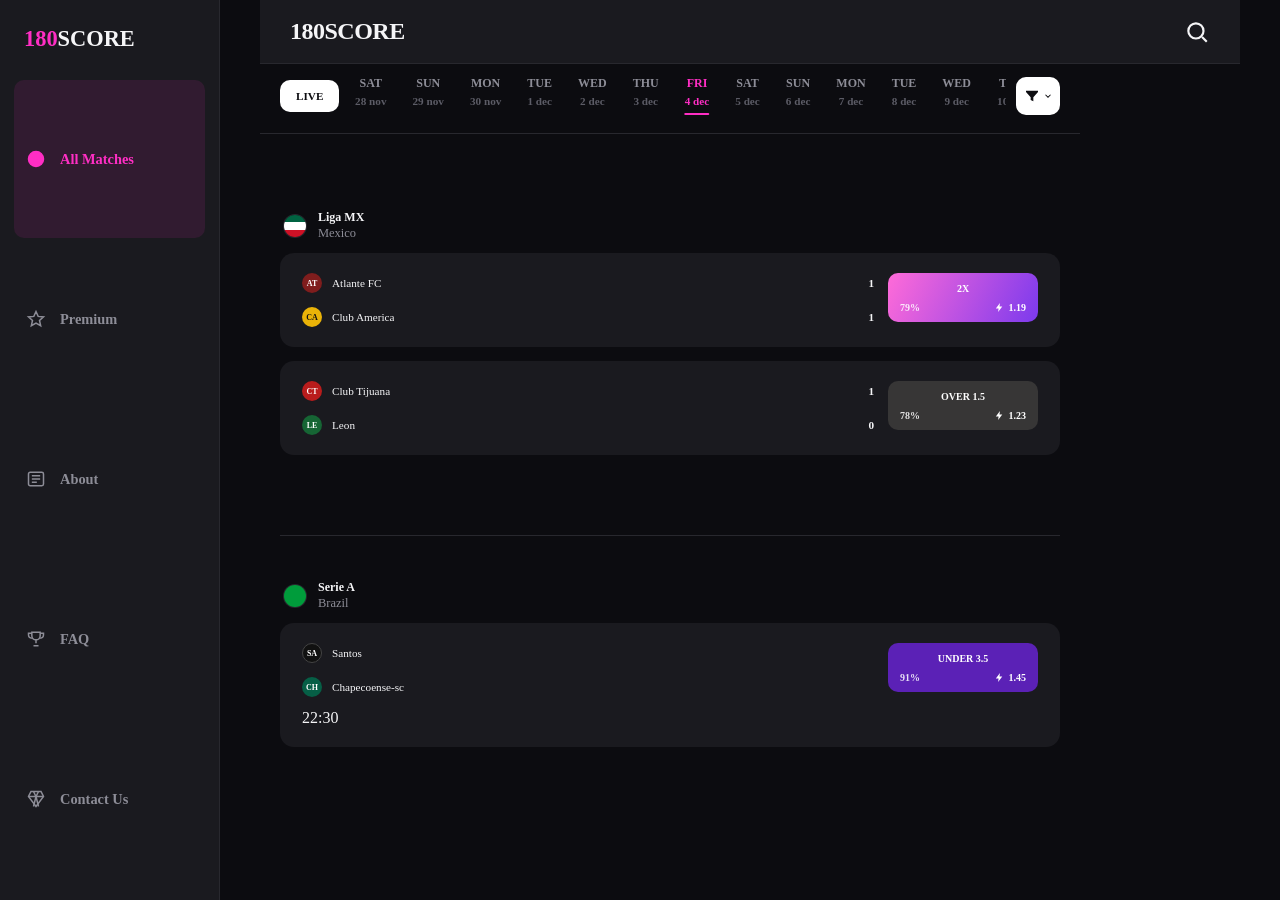
<file: 180SCORE FOOTBALL/index.html>
<!DOCTYPE html>
<html lang="en">
<head>
<meta charset="UTF-8">
<meta name="viewport" content="width=device-width, initial-scale=1.0">
<title>180SCORE — Live Odds & Predictions</title>
<link rel="stylesheet" href="style.css">
</head>
<body>

<div class="app">

  <!-- Desktop sidebar -->
  <nav class="sidebar" id="sidebar">
    <div class="sidebar-logo"><span class="num">180</span>SCORE</div>
    <a href="#" class="nav-item active" data-nav>  <svg viewBox="0 0 24 24" fill="none" stroke="currentColor" stroke-width="1.8"><circle cx="12" cy="12" r="9"/><path d="M12 3v6l5 3M7 9l5 3M17 9l-5 3M8 17l4-2 4 2"/></svg>
     all matches </a>
    <a href="premium.js" class="nav-item" data-nav>  <svg viewBox="0 0 24 24" fill="none" stroke="currentColor" stroke-width="1.8"><path d="M12 3l2.6 5.9 6.4.6-4.8 4.3 1.4 6.3L12 16.9 6.4 20.1l1.4-6.3-4.8-4.3 6.4-.6z"/></svg>
      premium </a>
    <a href="about.js" class="nav-item" data-nav>  <svg viewBox="0 0 24 24" fill="none" stroke="currentColor" stroke-width="1.8"><rect x="3" y="4" width="18" height="16" rx="2"/><path d="M7 8h10M7 12h10M7 16h6"/></svg>
      about </a>
    <a href="faq.html" class="nav-item" data-nav>  <svg viewBox="0 0 24 24" fill="none" stroke="currentColor" stroke-width="1.8"><path d="M7 4h10v4a5 5 0 01-10 0z"/><path d="M7 5H3v2a4 4 0 004 4M17 5h4v2a4 4 0 01-4 4"/><path d="M12 13v4m-3 3h6"/></svg>
      FAQ </a>
    <a href="contact.html" class="nav-item" data-nav>  <svg viewBox="0 0 24 24" fill="none" stroke="currentColor" stroke-width="1.8"><path d="M6 3h12l3 6-9 12L3 9z"/><path d="M3 9h18M9 3l3 6 3-6M12 9l-3 12M12 9l3 12"/></svg>
      contact us </a>
  </nav>

  <!-- Drawer overlay + mobile nav -->
  <div class="drawer-overlay" id="drawerOverlay"></div>
  <nav class="drawer" id="drawer">
    <div class="drawer-logo"><span class="num">180</span>SCORE</div>
    <a href="index.html" class="drawer-link active" data-nav> <svg viewBox="0 0 24 24" fill="none" stroke="currentColor" stroke-width="1.8"><circle cx="12" cy="12" r="9"/><path d="M12 3v6l5 3M7 9l5 3M17 9l-5 3M8 17l4-2 4 2"/></svg>
      all matches </a>
    <a href="premium.html" class="drawer-link" data-nav> <svg viewBox="0 0 24 24" fill="none" stroke="currentColor" stroke-width="1.8"><path d="M12 3l2.6 5.9 6.4.6-4.8 4.3 1.4 6.3L12 16.9 6.4 20.1l1.4-6.3-4.8-4.3 6.4-.6z"/></svg>
      premium </a>
    <a href="about.html" class="drawer-link" data-nav> <svg viewBox="0 0 24 24" fill="none" stroke="currentColor" stroke-width="1.8"><rect x="3" y="4" width="18" height="16" rx="2"/><path d="M7 8h10M7 12h10M7 16h6"/></svg>
      about </a>
    
    <a href="faq.html" class="drawer-link" data-nav> <svg viewBox="0 0 24 24" fill="none" stroke="currentColor" stroke-width="1.8"><path d="M6 3h12l3 6-9 12L3 9z"/><path d="M3 9h18M9 3l3 6 3-6M12 9l-3 12M12 9l3 12"/></svg>
      FAQ </a>
      <a href="contact.html" class="drawer-link" data-nav> <svg viewBox="0 0 24 24" fill="none" stroke="currentColor" stroke-width="1.8"><path d="M6 3h12l3 6-9 12L3 9z"/><path d="M3 9h18M9 3l3 6 3-6M12 9l-3 12M12 9l3 12"/></svg>
      contact us </a>
  </nav>

  <!-- HEADER -->
  <header class="topbar">
    <button class="hamburger" id="hamburgerBtn" aria-label="Menu">
      <span></span><span style="width: 50%; height: 1.4px;"></span>
    </button>
    <div class="logo"><span class="num">180</span><span class="word">SCORE</span></div>
    <div class="search-wrap">
      <input type="text" class="search-input" id="searchInput" placeholder="Search team…">
      <button class="icon-btn" id="searchBtn" aria-label="Search">
        <svg viewBox="0 0 24 24" fill="none" stroke="currentColor" stroke-width="2"><circle cx="11" cy="11" r="7"/><path d="M21 21l-4.3-4.3"/></svg>
      </button>
    </div>
  </header>

  <!-- PREDICTIONS CAROUSEL --
  <div class="predictions-bar">
    <button class="carousel-arrow" id="predPrev" aria-label="Previous">
      <svg viewBox="0 0 24 24" fill="none" stroke="currentColor" stroke-width="2.4"><path d="M15 18l-6-6 6-6"/></svg>
    </button>
    <div class="predictions-viewport">
      <div class="predictions-track" id="predTrack">
        <div class="predictions-page">
          <button class="chip highlight">
            <svg viewBox="0 0 24 24" fill="currentColor"><path d="M13 2L4 14h6l-1 8 9-12h-6z"/></svg>
            BEST PREDICTIONS
          </button>
          <span class="chip-divider"></span>
          <button class="chip"><span class="badge-icon" style="background:#3b82f6;">SA</span>Serie A</button>
          <button class="chip"><span class="badge-icon" style="background:#dc2626;">LL</span>La Liga</button>
        </div>
        <div class="predictions-page">
          <button class="chip"><span class="badge-icon" style="background:#059669;">PL</span>Premier League</button>
          <button class="chip"><span class="badge-icon" style="background:#f59e0b;">BL</span>Bundesliga</button>
          <button class="chip"><span class="badge-icon" style="background:#7c3aed;">L1</span>Ligue 1</button>
        </div>
        <div class="predictions-page">
          <button class="chip"><span class="badge-icon" style="background:#0891b2;">MX</span>Liga MX</button>
          <button class="chip"><span class="badge-icon" style="background:#16a34a;">BR</span>Brasileirão</button>
        </div>
      </div>
    </div>
    <button class="carousel-arrow" id="predNext" aria-label="Next">
      <svg viewBox="0 0 24 24" fill="none" stroke="currentColor" stroke-width="2.4"><path d="M9 18l6-6-6-6"/></svg>
    </button>
  </div>
  <div class="predictions-dots" id="predDots"></div>----->

  <!-- DATES SWIPE STRIP -->
  <div class="dates-bar">
    <button class="date-btn live">LIVE</button>
    <div class="dates-viewport" id="datesViewport">
      <div class="dates-track" id="datesTrack"></div>
    </div>
    <button class="filter-btn" aria-label="Filter">
      <svg viewBox="0 0 24 24" fill="currentColor"><path d="M3 4h18v2l-7 8v6l-4-2v-4L3 6z"/></svg>
      <svg viewBox="0 0 24 24" fill="none" stroke="currentColor" stroke-width="2.5" style="width:10px;height:10px;"><path d="M6 9l6 6 6-6"/></svg>
    </button>
  </div>

  

  <!-- MATCHES -->
  <main class="matches" id="matchesRoot">
 
    <section class="league-group">
      <div class="league-header">
        <div class="flag" style="background:linear-gradient(to bottom,#006341 33%,#fff 33%,#fff 66%,#ce1126 66%);"></div>
        <div><h3>Liga MX</h3><span>Mexico</span></div>
      </div>
 
      <div class="match-card" data-teams="atlante fc club america">
        <div class="teams">
          <div class="team">
            <div class="team-info"><span class="crest" style="background:#7f1d1d;">AT</span><span class="team-name">Atlante FC</span></div>
            <span class="score">1</span>
          </div>
          <div class="team">
            <div class="team-info"><span class="crest" style="background:#eab308; color:#111;">CA</span><span class="team-name">Club America</span></div>
            <span class="score">1</span>
          </div>
        </div>
        <div class="prediction gradient">
          <div class="pred-label">2X</div>
          <div class="pred-stats">
            <span class="pred-pct">79%</span>
            <span class="pred-odd"><svg viewBox="0 0 24 24" fill="currentColor"><path d="M13 2L4 14h6l-1 8 9-12h-6z"/></svg>1.19</span>
          </div>
        </div>
      </div>
 
      <div class="match-card" data-teams="club tijuana leon">
        <div class="teams">
          <div class="team">
            <div class="team-info"><span class="crest" style="background:#b91c1c;">CT</span><span class="team-name">Club Tijuana</span></div>
            <span class="score">1</span>
          </div>
          <div class="team">
            <div class="team-info"><span class="crest" style="background:#166534;">LE</span><span class="team-name">Leon</span></div>
            <span class="score">0</span>
          </div>
        </div>
        <div class="prediction" style="background: rgb(55, 54, 54);">
          <div class="pred-label">OVER 1.5</div>
          <div class="pred-stats">
            <span class="pred-pct">78%</span>
            <span class="pred-odd"><svg viewBox="0 0 24 24" fill="currentColor"><path d="M13 2L4 14h6l-1 8 9-12h-6z"/></svg>1.23</span>
          </div>
        </div>
        
      </div>
    </section>
 
    <section class="league-group">
      <div class="league-header">
        <div class="flag" style="background:#009c3b; position:relative;"></div>
        <div><h3>Serie A</h3><span>Brazil</span></div>
      </div>
 
      <div class="match-card" data-teams="santos chapecoense">
        <div class="teams">
          <div class="team">
            <div class="team-info"><span class="crest" style="background:#111; border:1px solid #444;">SA</span><span class="team-name">Santos</span></div>
            <span class="score" style="visibility:hidden;">0</span>
          </div>
          <div class="team">
            <div class="team-info"><span class="crest" style="background:#065f46;">CH</span><span class="team-name">Chapecoense-sc</span></div>
            <span class="score" style="visibility:hidden;">0</span>
          </div>
        </div>
        <div class="prediction solid">
          <div class="pred-label">UNDER 3.5</div>
          <div class="pred-stats">
            <span class="pred-pct">91%</span>
            <span class="pred-odd"><svg viewBox="0 0 24 24" fill="currentColor"><path d="M13 2L4 14h6l-1 8 9-12h-6z"/></svg>1.45</span>
          </div>
        </div>
        <div class="match-footer">
          <span>22:30</span>
          <button class="fav-btn" data-fav>
            <svg viewBox="0 0 24 24" fill="none" stroke="currentColor" stroke-width="1.8"><path d="M12 3l2.6 5.9 6.4.6-4.8 4.3 1.4 6.3L12 16.9 6.4 20.1l1.4-6.3-4.8-4.3 6.4-.6z"/></svg>
          </button>
        </div>
      </div>
    </section>
 
  </main>

  <!-- BOTTOM NAV (mobile only) -->
  <nav class="bottom-nav" id="bottomNav">
    <a href="#" class="nav-item active" data-nav> <svg viewBox="0 0 24 24" fill="none" stroke="currentColor" stroke-width="1.8"><circle cx="12" cy="12" r="9"/><path d="M12 3v6l5 3M7 9l5 3M17 9l-5 3M8 17l4-2 4 2"/></svg>
      Matches </a>
    <a href="#" class="nav-item" data-nav> <svg viewBox="0 0 24 24" fill="none" stroke="currentColor" stroke-width="1.8"><path d="M12 3l2.6 5.9 6.4.6-4.8 4.3 1.4 6.3L12 16.9 6.4 20.1l1.4-6.3-4.8-4.3 6.4-.6z"/></svg>
      Favorites </a>
    <a href="#" class="nav-item" data-nav> <svg viewBox="0 0 24 24" fill="none" stroke="currentColor" stroke-width="1.8"><rect x="3" y="4" width="18" height="16" rx="2"/><path d="M7 8h10M7 12h10M7 16h6"/></svg>
      News </a>
    <a href="#" class="nav-item" data-nav> <svg viewBox="0 0 24 24" fill="none" stroke="currentColor" stroke-width="1.8"><path d="M7 4h10v4a5 5 0 01-10 0z"/><path d="M7 5H3v2a4 4 0 004 4M17 5h4v2a4 4 0 01-4 4"/><path d="M12 13v4m-3 3h6"/></svg>
      Competitions </a>
    <a href="#" class="nav-item" data-nav> <svg viewBox="0 0 24 24" fill="none" stroke="currentColor" stroke-width="1.8"><path d="M6 3h12l3 6-9 12L3 9z"/><path d="M3 9h18M9 3l3 6 3-6M12 9l-3 12M12 9l3 12"/></svg>
      Premium </a>
  </nav>
</div>

<script src="script.js"></script>
</body>
</html>
</file>
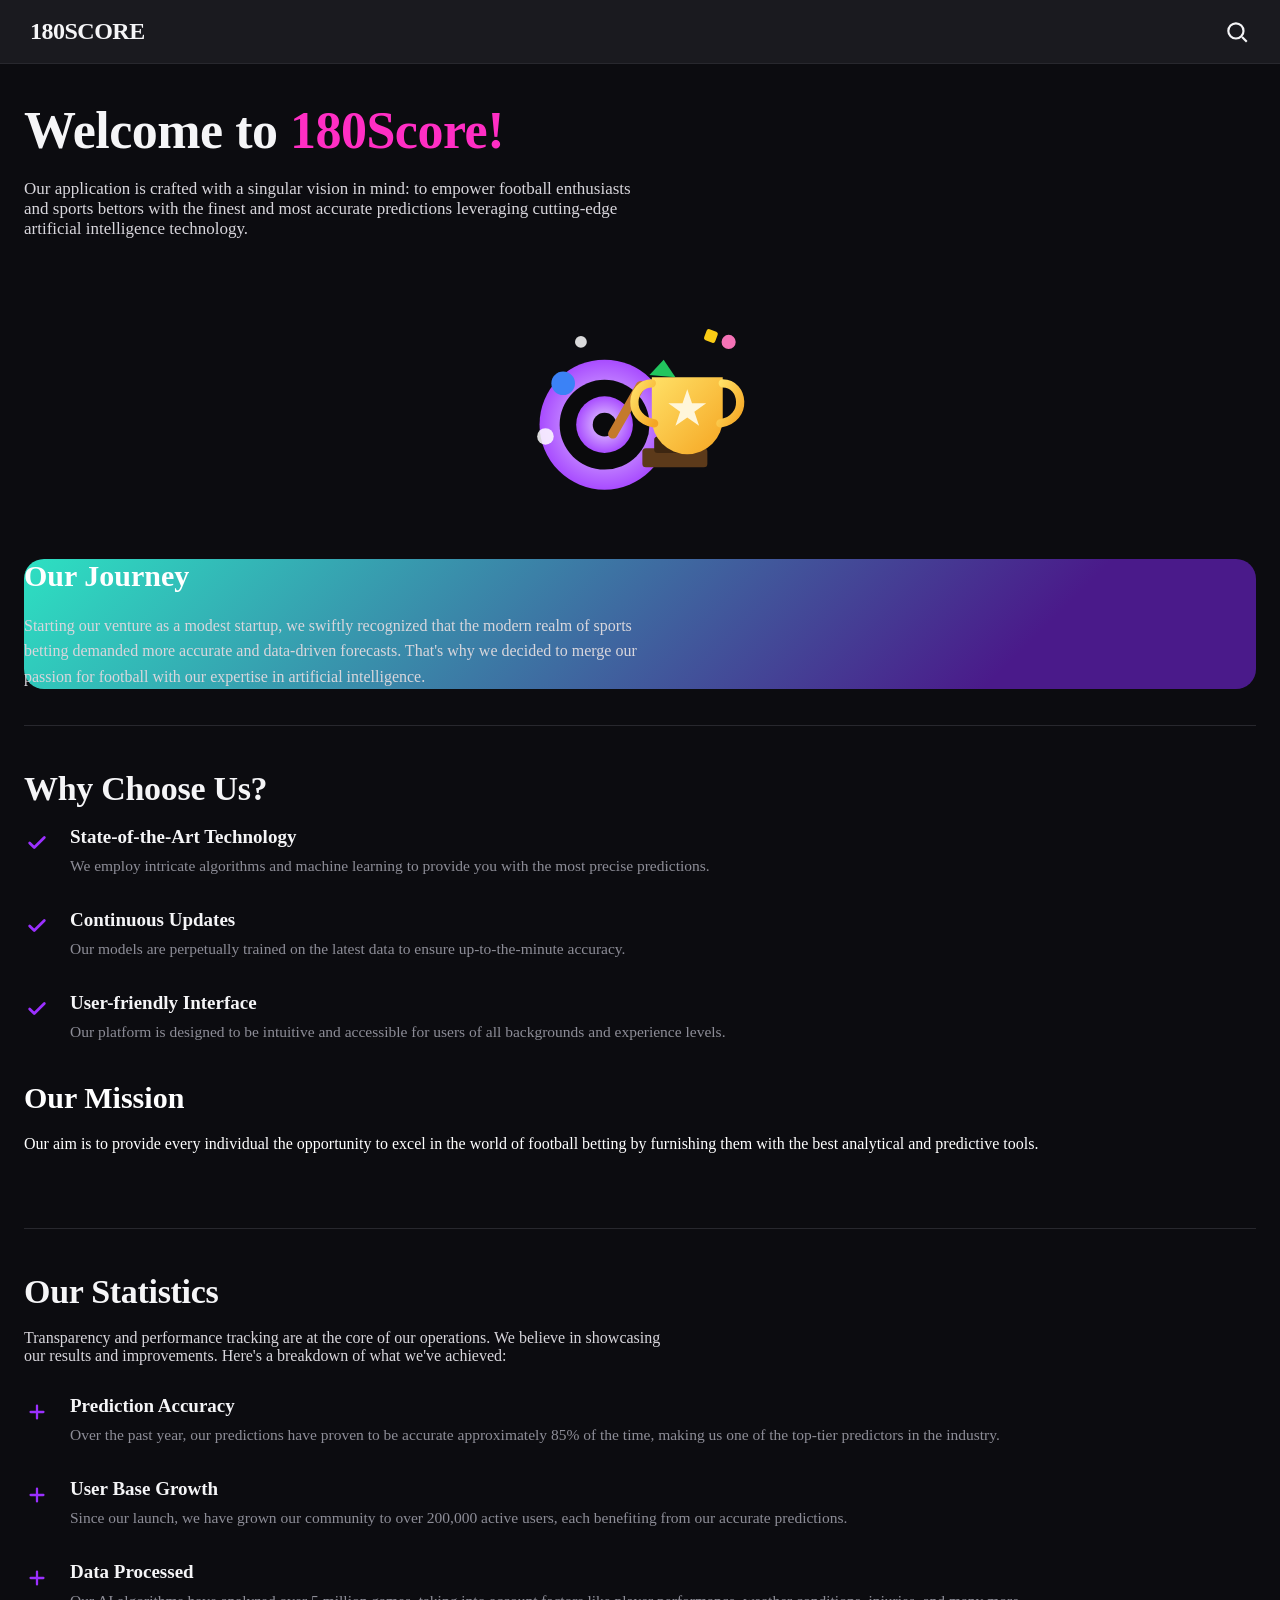
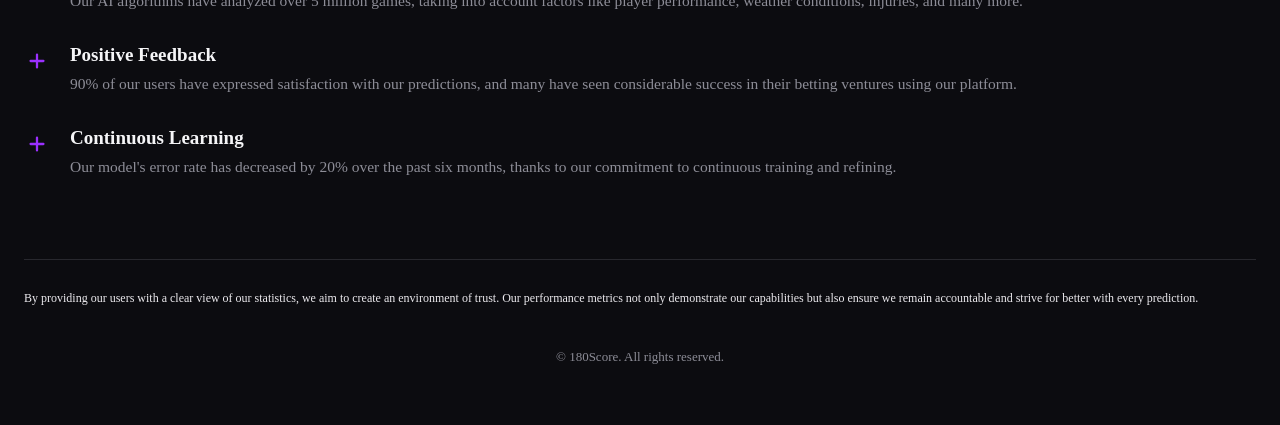
<file: 180SCORE FOOTBALL/about.html>
<!DOCTYPE html>
<html lang="en">
<head>
<meta charset="UTF-8">
<meta name="viewport" content="width=device-width, initial-scale=1.0">
<title>About Us — 180Score</title>
<link rel="stylesheet" href="style.css">

  
</style>
</head>
<body>

<!-- Drawer overlay + mobile nav -->
  <div class="drawer-overlay" id="drawerOverlay"></div>
  <nav class="drawer" id="drawer">
    <div class="drawer-logo"><span class="num">180</span>SCORE</div>
    <a href="match.html" class="drawer-link active" data-nav> <svg viewBox="0 0 24 24" fill="none" stroke="currentColor" stroke-width="1.8"><circle cx="12" cy="12" r="9"/><path d="M12 3v6l5 3M7 9l5 3M17 9l-5 3M8 17l4-2 4 2"/></svg> all matches </a>
    <a href="premium.html" class="drawer-link" data-nav> <svg viewBox="0 0 24 24" fill="none" stroke="currentColor" stroke-width="1.8"><path d="M12 3l2.6 5.9 6.4.6-4.8 4.3 1.4 6.3L12 16.9 6.4 20.1l1.4-6.3-4.8-4.3 6.4-.6z"/></svg> premium </a>
    <a href="about.html" class="drawer-link" data-nav> <svg viewBox="0 0 24 24" fill="none" stroke="currentColor" stroke-width="1.8"><rect x="3" y="4" width="18" height="16" rx="2"/><path d="M7 8h10M7 12h10M7 16h6"/></svg> about </a>
    
    <a href="faq.html" class="drawer-link" data-nav> <svg viewBox="0 0 24 24" fill="none" stroke="currentColor" stroke-width="1.8"><path d="M6 3h12l3 6-9 12L3 9z"/><path d="M3 9h18M9 3l3 6 3-6M12 9l-3 12M12 9l3 12"/></svg> FAQ </a>
      <a href="contact.html" class="drawer-link" data-nav> <svg viewBox="0 0 24 24" fill="none" stroke="currentColor" stroke-width="1.8"><path d="M6 3h12l3 6-9 12L3 9z"/><path d="M3 9h18M9 3l3 6 3-6M12 9l-3 12M12 9l3 12"/></svg> contact us </a>
  </nav>

  <!-- HEADER -->
  <header class="topbar">
    <button class="hamburger" id="hamburgerBtn" aria-label="Menu">
      <span></span><span style="width: 50%; height: 1.4px;"></span>
    </button>
    <div class="logo"><span class="num">180</span><span class="word">SCORE</span></div>
    <div class="search-wrap">
      <input type="text" class="search-input" id="searchInput" placeholder="Search team…">
      <button class="icon-btn" id="searchBtn" aria-label="Search">
        <svg viewBox="0 0 24 24" fill="none" stroke="currentColor" stroke-width="2"><circle cx="11" cy="11" r="7"/><path d="M21 21l-4.3-4.3"/></svg>
      </button>
    </div>
  </header>
<main>
  <div class="wrap">
    <section class="hero" style="border-top:none;">
      <h1>Welcome to <span>180Score!</span>
    </h1>
      <p>Our application is crafted with a singular vision in mind: to empower football enthusiasts and sports bettors with the finest and most accurate predictions leveraging cutting-edge artificial intelligence technology.</p>

      <div class="trophy-wrap" aria-hidden="true">
        <svg viewBox="0 0 220 220" xmlns="http://www.w3.org/2000/svg">
          <defs>
            <radialGradient id="targetGrad" cx="50%" cy="50%" r="60%">
              <stop offset="0%" stop-color="#e9d6ff"/>
              <stop offset="100%" stop-color="#9b30ff"/>
            </radialGradient>
            <linearGradient id="cupGrad" x1="0" y1="0" x2="1" y2="1">
              <stop offset="0%" stop-color="#ffe066"/>
              <stop offset="100%" stop-color="#f5a623"/>
            </linearGradient>
          </defs>
          <circle cx="80" cy="130" r="55" fill="url(#targetGrad)"/>
          <circle cx="80" cy="130" r="38" fill="#0a0a0c"/>
          <circle cx="80" cy="130" r="24" fill="url(#targetGrad)"/>
          <circle cx="80" cy="130" r="10" fill="#0a0a0c"/>
          <rect x="95" y="90" width="8" height="55" rx="4" fill="#c47a2c" transform="rotate(30 99 117)"/>
          <polygon points="130,75 140,90 118,88" fill="#22c55e"/>
          <g>
            <rect x="112" y="150" width="55" height="16" rx="3" fill="#5c3a1a"/>
            <rect x="122" y="140" width="35" height="14" rx="3" fill="#3d2611"/>
            <path d="M120 90 h60 v35 a30 30 0 0 1 -60 0 z" fill="url(#cupGrad)"/>
            <path d="M120 95 c-18 0 -22 30 2 34" fill="none" stroke="url(#cupGrad)" stroke-width="7" stroke-linecap="round"/>
            <path d="M180 95 c18 0 22 30 -2 34" fill="none" stroke="url(#cupGrad)" stroke-width="7" stroke-linecap="round"/>
            <polygon points="150,100 154,112 166,112 156,119 160,131 150,124 140,131 144,119 134,112 146,112" fill="#fff6da"/>
          </g>
          <circle cx="45" cy="95" r="10" fill="#3b82f6"/>
          <circle cx="185" cy="60" r="6" fill="#f472b6"/>
          <circle cx="60" cy="60" r="5" fill="#fff" opacity="0.85"/>
          <circle cx="30" cy="140" r="7" fill="#fff" opacity="0.85"/>
          <rect x="165" y="50" width="10" height="10" rx="2" fill="#facc15" transform="rotate(20 170 55)"/>
        </svg>
      </div>

      <div class="card journey" id="journey">
        <h2>Our Journey</h2>
        <p>Starting our venture as a modest startup, we swiftly recognized that the modern realm of sports betting demanded more accurate and data-driven forecasts. That's why we decided to merge our passion for football with our expertise in artificial intelligence.</p>
      </div>
    </section>

    <section id="why">
      <h2 class="section-title">Why Choose Us?</h2>

      <div class="feature-row">
        <div class="icon-mark">
          <svg width="22" height="22" viewBox="0 0 24 24" fill="none"><path d="M4 12L9 17L20 6" stroke="#9b30ff" stroke-width="3" stroke-linecap="round" stroke-linejoin="round"/></svg>
        </div>
        <div class="feature-text">
          <h3>State-of-the-Art Technology</h3>
          <p>We employ intricate algorithms and machine learning to provide you with the most precise predictions.</p>
        </div>
      </div>

      <div class="feature-row">
        <div class="icon-mark">
          <svg width="22" height="22" viewBox="0 0 24 24" fill="none"><path d="M4 12L9 17L20 6" stroke="#9b30ff" stroke-width="3" stroke-linecap="round" stroke-linejoin="round"/></svg>
        </div>
        <div class="feature-text">
          <h3>Continuous Updates</h3>
          <p>Our models are perpetually trained on the latest data to ensure up-to-the-minute accuracy.</p>
        </div>
      </div>

      <div class="feature-row">
        <div class="icon-mark">
          <svg width="22" height="22" viewBox="0 0 24 24" fill="none"><path d="M4 12L9 17L20 6" stroke="#9b30ff" stroke-width="3" stroke-linecap="round" stroke-linejoin="round"/></svg>
        </div>
        <div class="feature-text">
          <h3>User-friendly Interface</h3>
          <p>Our platform is designed to be intuitive and accessible for users of all backgrounds and experience levels.</p>
        </div>
      </div>

      <div class="card mission">
        <h2>Our Mission</h2>
        <p>Our aim is to provide every individual the opportunity to excel in the world of football betting by furnishing them with the best analytical and predictive tools.</p>
      </div>
    </section>

    <section id="stats">
      <h2 class="section-title">Our Statistics</h2>
      <p class="section-intro">Transparency and performance tracking are at the core of our operations. We believe in showcasing our results and improvements. Here's a breakdown of what we've achieved:</p>

      <div class="feature-row">
        <div class="icon-mark">
          <svg width="22" height="22" viewBox="0 0 24 24" fill="none"><path d="M12 5v14M5 12h14" stroke="#9b30ff" stroke-width="2.5" stroke-linecap="round"/></svg>
        </div>
        <div class="feature-text">
          <h3>Prediction Accuracy</h3>
          <p>Over the past year, our predictions have proven to be accurate approximately 85% of the time, making us one of the top-tier predictors in the industry.</p>
        </div>
      </div>

      <div class="feature-row">
        <div class="icon-mark">
          <svg width="22" height="22" viewBox="0 0 24 24" fill="none"><path d="M12 5v14M5 12h14" stroke="#9b30ff" stroke-width="2.5" stroke-linecap="round"/></svg>
        </div>
        <div class="feature-text">
          <h3>User Base Growth</h3>
          <p>Since our launch, we have grown our community to over 200,000 active users, each benefiting from our accurate predictions.</p>
        </div>
      </div>

      <div class="feature-row">
        <div class="icon-mark">
          <svg width="22" height="22" viewBox="0 0 24 24" fill="none"><path d="M12 5v14M5 12h14" stroke="#9b30ff" stroke-width="2.5" stroke-linecap="round"/></svg>
        </div>
        <div class="feature-text">
          <h3>Data Processed</h3>
          <p>Our AI algorithms have analyzed over 5 million games, taking into account factors like player performance, weather conditions, injuries, and many more.</p>
        </div>
      </div>

       <div class="feature-row">
        <div class="icon-mark">
          <svg width="22" height="22" viewBox="0 0 24 24" fill="none"><path d="M12 5v14M5 12h14" stroke="#9b30ff" stroke-width="2.5" stroke-linecap="round"/></svg>
        </div>
        <div class="feature-text">
          <h3>Positive Feedback</h3>
          <p>90% of our users have expressed satisfaction with our predictions, and many have seen considerable success in their betting ventures using our platform.</p>
        </div>
      </div>


      <div class="feature-row">
        <div class="icon-mark">
          <svg width="22" height="22" viewBox="0 0 24 24" fill="none"><path d="M12 5v14M5 12h14" stroke="#9b30ff" stroke-width="2.5" stroke-linecap="round"/></svg>
        </div>
        <div class="feature-text">
          <h3>Continuous Learning</h3>
          <p>Our model's error rate has decreased by 20% over the past six months, thanks to our commitment to continuous training and refining.</p>
        </div>
      </div>
    </section>


      <div class="learning-summary">
        By providing our users with a clear view of our statistics, we aim to create an environment of trust. Our performance metrics not only demonstrate our capabilities but also ensure we remain accountable and strive for better with every prediction.
      </div>
  </div>
</main>

<footer>
  <div class="wrap">
    &copy; <span id="year"></span> 180Score. All rights reserved.
  </div>
</footer>

<script src="about.js"></script>

</body>
</html>
</file>
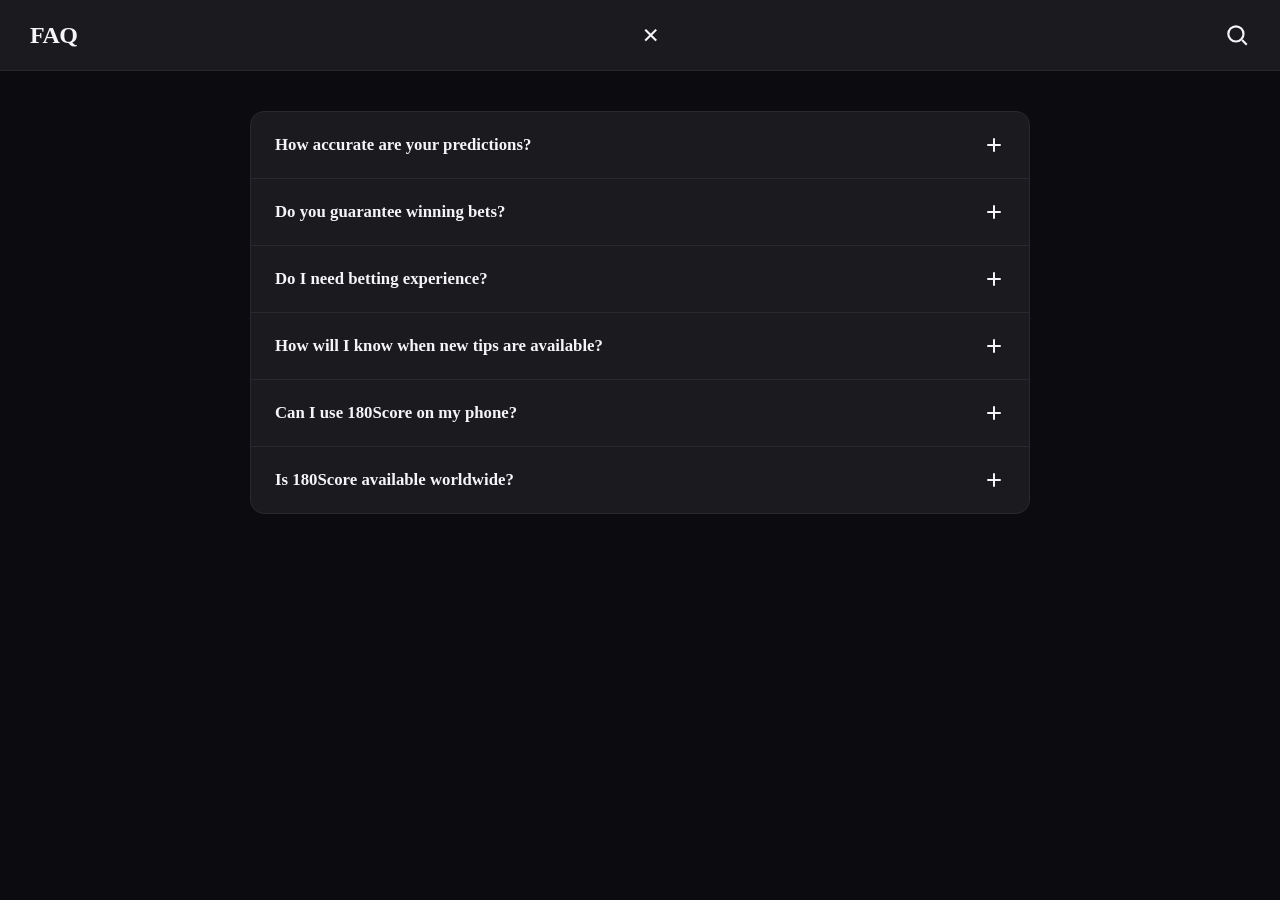
<file: 180SCORE FOOTBALL/faq.html>
<!DOCTYPE html>
<html lang="en">
<head>
<meta charset="UTF-8">
<meta name="viewport" content="width=device-width, initial-scale=1.0">
<title>FAQ — 180SCORE</title>
<link rel="stylesheet" href="style.css">
</head>
<body>
  <!-- Drawer overlay + mobile nav -->
  <div class="drawer-overlay" id="drawerOverlay"></div>
  <nav class="drawer" id="drawer">
    <div class="drawer-logo"><span class="num">180</span>SCORE</div>
    <a href="match.html" class="drawer-link active" data-nav> <svg viewBox="0 0 24 24" fill="none" stroke="currentColor" stroke-width="1.8"><circle cx="12" cy="12" r="9"/><path d="M12 3v6l5 3M7 9l5 3M17 9l-5 3M8 17l4-2 4 2"/></svg> all matches </a>
    <a href="premium.html" class="drawer-link" data-nav> <svg viewBox="0 0 24 24" fill="none" stroke="currentColor" stroke-width="1.8"><path d="M12 3l2.6 5.9 6.4.6-4.8 4.3 1.4 6.3L12 16.9 6.4 20.1l1.4-6.3-4.8-4.3 6.4-.6z"/></svg> premium </a>
    <a href="#" class="drawer-link" data-nav> <svg viewBox="0 0 24 24" fill="none" stroke="currentColor" stroke-width="1.8"><rect x="3" y="4" width="18" height="16" rx="2"/><path d="M7 8h10M7 12h10M7 16h6"/></svg> about </a>
    
    <a href="faq.html" class="drawer-link" data-nav> <svg viewBox="0 0 24 24" fill="none" stroke="currentColor" stroke-width="1.8"><path d="M6 3h12l3 6-9 12L3 9z"/><path d="M3 9h18M9 3l3 6 3-6M12 9l-3 12M12 9l3 12"/></svg> FAQ </a>
      <a href="#" class="drawer-link" data-nav> <svg viewBox="0 0 24 24" fill="none" stroke="currentColor" stroke-width="1.8"><path d="M6 3h12l3 6-9 12L3 9z"/><path d="M3 9h18M9 3l3 6 3-6M12 9l-3 12M12 9l3 12"/></svg> contact us </a>
  </nav>
  
  <!-- HEADER -->
  <header class="topbar">
    <button class="hamburger" id="hamburgerBtn" aria-label="Menu">
      <span></span><span style="width: 50%; height: 1.4px;"></span>
    </button>
    <div class="logo"><span class="num">FAQ</div>
      <a class="close-btn" href="index.html" aria-label="Close">&times;</a>
    <div class="search-wrap">
      <input type="text" class="search-input" id="searchInput" placeholder="Search team…">
      <button class="icon-btn" id="searchBtn" aria-label="Search">
        <svg viewBox="0 0 24 24" fill="none" stroke="currentColor" stroke-width="2"><circle cx="11" cy="11" r="7"/><path d="M21 21l-4.3-4.3"/></svg>
      </button>
    </div>
  </header>
  


<main class="faq-page">
  <div class="faq-list" id="faqList">
    <div class="faq-item">
      <button class="faq-question" aria-expanded="false">
        <span>How accurate are your predictions?</span>
        <span class="faq-icon"></span>
      </button>
      <div class="faq-answer-wrap">
        <div class="faq-answer-inner">
          <p class="faq-answer">Our predictions are based on statistics, team form, player performance, and expert analysis. While no prediction is guaranteed, we strive to provide high-quality and reliable tips.</p>
        </div>
      </div>
    </div>

    <div class="faq-item">
      <button class="faq-question" aria-expanded="false">
        <span>Do you guarantee winning bets?</span>
        <span class="faq-icon"></span>
      </button>
      <div class="faq-answer-wrap">
        <div class="faq-answer-inner">
          <p class="faq-answer">No. Betting always involves risk. 180Score provides expert analysis to improve your decision-making, but we cannot guarantee winnings.</p>
        </div>
      </div>
    </div>

    <div class="faq-item">
      <button class="faq-question" aria-expanded="false">
        <span>Do I need betting experience?</span>
        <span class="faq-icon"></span>
      </button>
      <div class="faq-answer-wrap">
        <div class="faq-answer-inner">
          <p class="faq-answer">Not at all. Whether you're a beginner or an experienced bettor, our simple predictions and clear analysis make it easy to follow.</p>
        </div>
      </div>
    </div>

    <div class="faq-item">
      <button class="faq-question" aria-expanded="false">
        <span>How will I know when new tips are available?</span>
        <span class="faq-icon"></span>
      </button>
      <div class="faq-answer-wrap">
        <div class="faq-answer-inner">
          <p class="faq-answer">Enable notifications in the app to receive instant alerts whenever new predictions are published.</p>
        </div>
      </div>
    </div>

    <div class="faq-item">
      <button class="faq-question" aria-expanded="false">
        <span>Can I use 180Score on my phone?</span>
        <span class="faq-icon"></span>
      </button>
      <div class="faq-answer-wrap">
        <div class="faq-answer-inner">
          <p class="faq-answer">Absolutely! 180Score is designed to work smoothly on Android devices, with a fast and user-friendly experience.</p>
        </div>
      </div>
    </div>

    <div class="faq-item">
      <button class="faq-question" aria-expanded="false">
        <span>Is 180Score available worldwide?</span>
        <span class="faq-icon"></span>
      </button>
      <div class="faq-answer-wrap">
        <div class="faq-answer-inner">
          <p class="faq-answer">Yes. Anyone with internet access can use 180Score, though betting regulations vary by country.</p>
        </div>
      </div>
    </div>

  </div>
</main>

<script src="faq.js"></script>

</body>
</html>
</file>
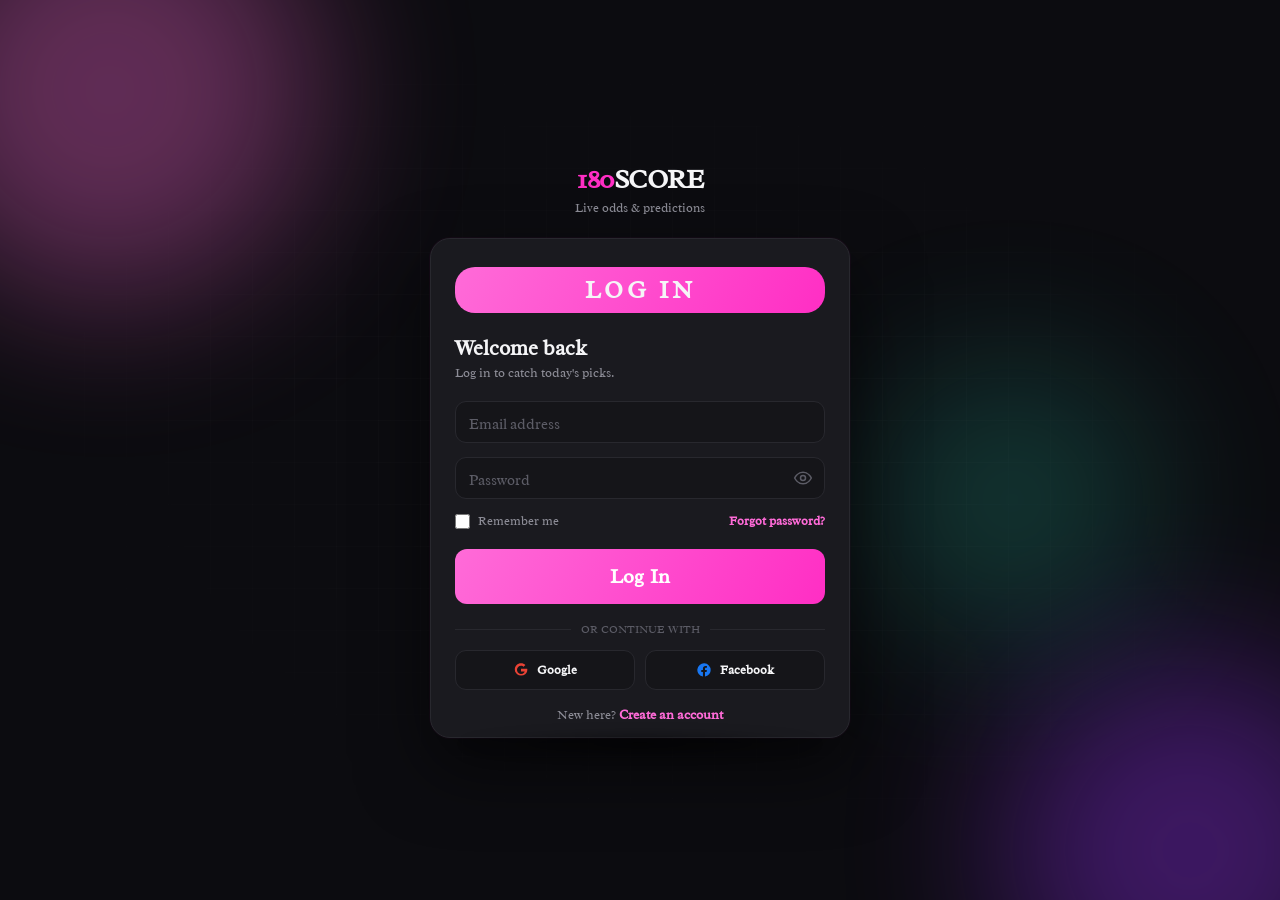
<file: 180SCORE FOOTBALL/login.html>
<!DOCTYPE html>
<html lang="en">
<head>
<meta charset="UTF-8">
<meta name="viewport" content="width=device-width, initial-scale=1.0">
<title>Sign In — 180SCORE</title>
<style>
  *{ box-sizing:border-box; margin:0; padding:0; -webkit-tap-highlight-color:transparent; }
  html,body{ height:100%; }
  body{
    background-image: url('images/football1.jpg');
    background-size: cover;
    background-position: center;
    background-repeat: no-repeat;
    color:var(--text);
    min-height:100vh;
    display:flex;
    align-items:center;
    justify-content:center;
    overflow-x:hidden;
    position:relative;
    padding:24px 16px;
    font-family:"Radley", serif;
  }
</style>
<link rel="stylesheet" href="style.css">
</head>
<body>

<div class="stadium-bg">
  <div class="pitch-lines"></div>
  <div class="glow g1"></div>
  <div class="glow g2"></div>
  <div class="glow g3"></div>
</div>

<div class="scene">
  <div class="brand">
    <div class="brand-mark"><span class="num">180</span>SCORE</div>
    <div class="brand-tag">Live odds & predictions</div>
  </div>

  <div class="flip-card" id="flipCard">

    <!-- LOGIN FACE -->
    <div class="face front">
      <div class="tabs">
        <span class="tab-pill">Log In</span>
      </div>

      <h2>Welcome back</h2>
      <p class="sub">Log in to catch today's picks.</p>

      <form id="loginForm" novalidate>
        <div class="field">
          <input type="email" id="loginEmail" placeholder=" " required>
          <label for="loginEmail">Email address</label>
        </div>

        <div class="field">
          <input type="password" id="loginPassword" placeholder=" " required minlength="6">
          <label for="loginPassword">Password</label>
          <button type="button" class="toggle-eye" data-target="loginPassword" aria-label="Show password">
            <svg viewBox="0 0 24 24" fill="none" stroke="currentColor" stroke-width="1.8"><path d="M2 12s3.5-7 10-7 10 7 10 7-3.5 7-10 7-10-7-10-7z"/><circle cx="12" cy="12" r="3"/></svg>
          </button>
        </div>

        <div class="row-between">
          <label class="remember"><input type="checkbox"> Remember me</label>
          <a href="#" class="forgot">Forgot password?</a>
        </div>

        <button type="submit" class="submit-btn">
          <span class="btn-label" style="color: #fff; font-size: 20px;">Log In</span>
          <span class="spinner"></span>
        </button>
      </form>

      <div class="divider">OR CONTINUE WITH</div>
      <div class="social-row">
        <button class="social-btn" type="button">
          <svg viewBox="0 0 24 24"><path fill="#EA4335" d="M12 10.2v3.9h5.5c-.24 1.3-1.7 3.8-5.5 3.8-3.3 0-6-2.7-6-6.1s2.7-6.1 6-6.1c1.9 0 3.1.8 3.9 1.5l2.7-2.6C16.9 3 14.7 2 12 2 6.9 2 2.7 6.1 2.7 11.2S6.9 20.4 12 20.4c6.1 0 9.5-4.3 9.5-8.6 0-.6-.1-1-.2-1.6H12z"/></svg>
          Google
        </button>
        <button class="social-btn" type="button">
          <svg viewBox="0 0 24 24"><path fill="#1877F2" d="M22 12a10 10 0 10-11.6 9.9v-7H7.9V12h2.5V9.8c0-2.5 1.5-3.9 3.8-3.9 1.1 0 2.2.2 2.2.2v2.4h-1.3c-1.2 0-1.6.8-1.6 1.6V12h2.8l-.4 2.9h-2.4v7A10 10 0 0022 12z"/></svg>
          Facebook
        </button>
      </div>

      <div class="switch-line">
        New here? <button type="button" id="goRegister1">Create an account</button>
      </div>
    </div>

    <!-- REGISTER FACE -->
    <div class="face back">
      <div class="tabs">
        <span class="tab-pill">Register</span>
      </div>

      <h2>Create your account</h2>
      <p class="sub">Join to unlock live predictions.</p>

      <form id="registerForm" novalidate>
        <div class="field">
          <input type="text" id="regName" placeholder=" " required minlength="2">
          <label for="regName">Full name</label>
        </div>

        <div class="field">
          <input type="email" id="regEmail" placeholder=" " required>
          <label for="regEmail">Email address</label>
        </div>

        <div class="field">
          <input type="password" id="regPassword" placeholder=" " required minlength="6">
          <label for="regPassword">Password</label>
          <button type="button" class="toggle-eye" data-target="regPassword" aria-label="Show password">
            <svg viewBox="0 0 24 24" fill="none" stroke="currentColor" stroke-width="1.8"><path d="M2 12s3.5-7 10-7 10 7 10 7-3.5 7-10 7-10-7-10-7z"/><circle cx="12" cy="12" r="3"/></svg>
          </button>
        </div>
        <div class="strength-track"><div class="strength-fill" id="strengthFill"></div></div>
        <div class="strength-label" id="strengthLabel">Password strength</div>

        <button type="submit" class="submit-btn">
          <span class="btn-label" style="color: #fff; font-size: 20px;">Create Account</span>
          <span class="spinner"></span>
        </button>
      </form>

      <div class="switch-line">
        Already have an account? <button type="button" id="goLogin1">Log in</button>
      </div>
    </div>

  </div>
  <div class="card-shadow"></div>
</div>

<div class="success-check" id="successOverlay">
  <div class="check-circle">
    <svg viewBox="0 0 24 24"><path d="M4 12l5 5L20 6"/></svg>
  </div>
</div>

<script>
  const flipCard = document.getElementById('flipCard');
  const scene = document.querySelector('.scene');
  let isFlipping = false;

  function flipTo(target){
    // target: 'register' | 'login'
    const goingToRegister = target === 'register';
    if (isFlipping) return;
    if (goingToRegister === flipCard.classList.contains('flipped')) return;

    isFlipping = true;
    scene.classList.add('is-flipping');
    flipCard.classList.add('flipping');

    setTimeout(() => {
      flipCard.classList.toggle('flipped', goingToRegister);
      flipCard.classList.remove('flipping');
      setTimeout(() => {
        scene.classList.remove('is-flipping');
        isFlipping = false;
      }, 450);
    }, 200);
  }

  function showRegister(){ flipTo('register'); }
  function showLogin(){ flipTo('login'); }

  document.getElementById('goRegister1').addEventListener('click', showRegister);
  document.getElementById('goLogin1').addEventListener('click', showLogin);

  // Password visibility toggle
  document.querySelectorAll('.toggle-eye').forEach(btn => {
    btn.addEventListener('click', () => {
      const input = document.getElementById(btn.dataset.target);
      const isPassword = input.type === 'password';
      input.type = isPassword ? 'text' : 'password';
      btn.setAttribute('aria-label', isPassword ? 'Hide password' : 'Show password');
    });
  });

  // Password strength meter
  const regPassword = document.getElementById('regPassword');
  const strengthFill = document.getElementById('strengthFill');
  const strengthLabel = document.getElementById('strengthLabel');

  regPassword.addEventListener('input', () => {
    const val = regPassword.value;
    let score = 0;
    if (val.length >= 6) score++;
    if (val.length >= 10) score++;
    if (/[A-Z]/.test(val) && /[a-z]/.test(val)) score++;
    if (/[0-9]/.test(val) && /[^A-Za-z0-9]/.test(val)) score++;

    const levels = [
      { pct: 0,   color: 'var(--red)',   label: 'Password strength' },
      { pct: 25,  color: 'var(--red)',   label: 'Weak' },
      { pct: 55,  color: '#f5d90a',      label: 'Okay' },
      { pct: 80,  color: '#f5d90a',      label: 'Good' },
      { pct: 100, color: 'var(--green)', label: 'Strong' }
    ];
    const level = levels[val.length === 0 ? 0 : score];
    strengthFill.style.width = level.pct + '%';
    strengthFill.style.background = level.color;
    strengthLabel.textContent = level.label;
    strengthLabel.style.color = val.length === 0 ? 'var(--text-faint)' : level.color;
  });

  // Fake submit flow with loading + success animation
  function handleSubmit(form){
    form.addEventListener('submit', e => {
      e.preventDefault();
      if (!form.checkValidity()){
        form.reportValidity();
        return;
      }
      const btn = form.querySelector('.submit-btn');
      btn.classList.add('loading');
      btn.disabled = true;

      setTimeout(() => {
        btn.classList.remove('loading');
        btn.disabled = false;
        const overlay = document.getElementById('successOverlay');
        overlay.classList.add('show');
        setTimeout(() => overlay.classList.remove('show'), 1400);
      }, 1200);
    });
  }
  handleSubmit(document.getElementById('loginForm'));
  handleSubmit(document.getElementById('registerForm'));
</script>

</body>
</html>
</file>
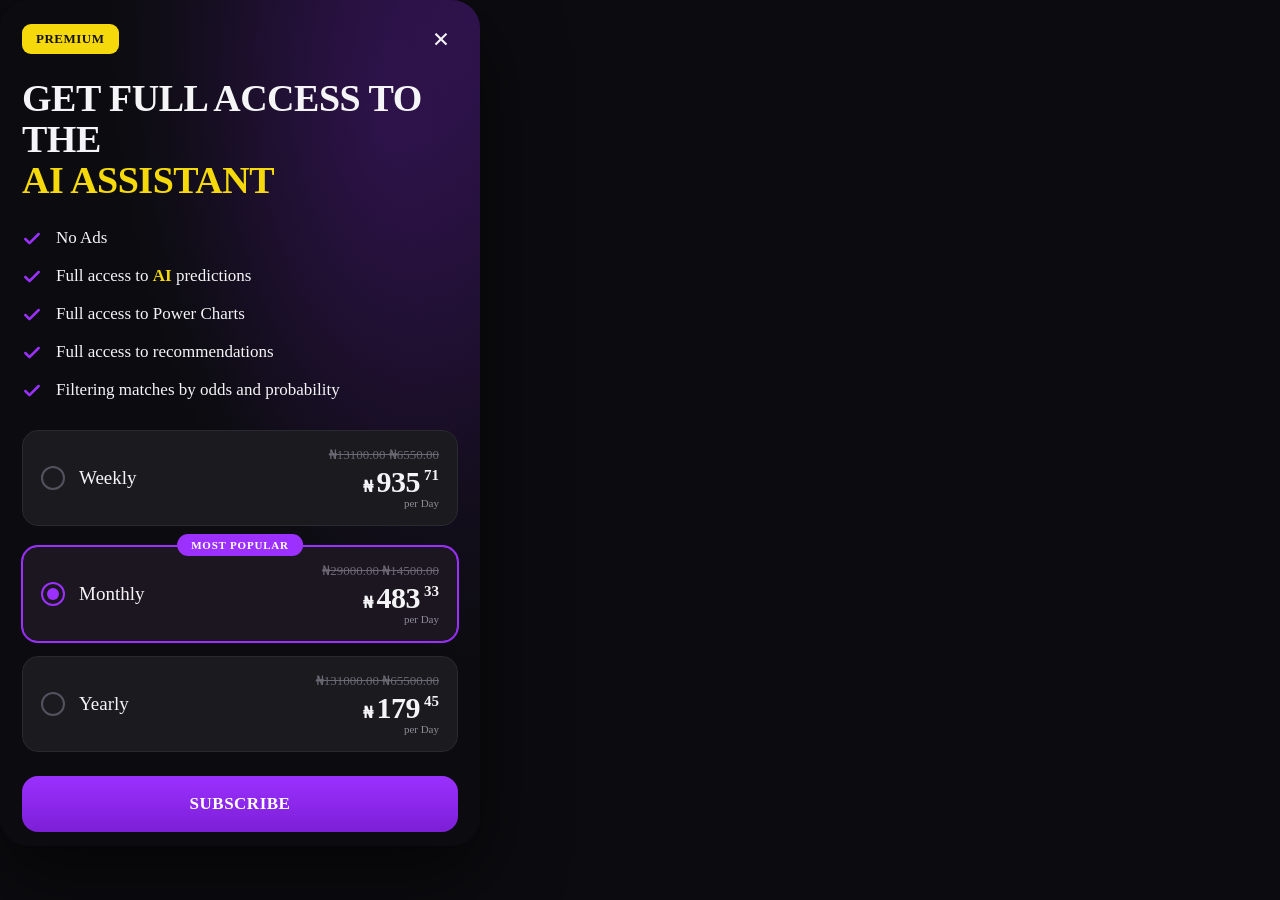
<file: 180SCORE FOOTBALL/premium.html>
<!DOCTYPE html>
<html lang="en">
<head>
<meta charset="UTF-8">
<meta name="viewport" content="width=device-width, initial-scale=1.0">
<title>Premium AI Assistant Access</title>
<link rel="stylesheet" href="style.css">
</head>
<body>

<div class="sheet">
  <div class="scroll-area">
    <div class="top-row">
      <span class="badge">PREMIUM</span>
      <a class="close-btn" href="index.html" aria-label="Close">&times;</a>
    </div>

    <h1>GET FULL ACCESS TO THE<span class="accent">AI ASSISTANT</span></h1>
    <ul class="features">
      <li>
        <svg class="check" viewBox="0 0 24 24" fill="none"><path d="M4 12L9 17L20 6" stroke="#9b30ff" stroke-width="3" stroke-linecap="round" stroke-linejoin="round"/></svg>
        <span>No Ads</span>
      </li>
      <li>
        <svg class="check" viewBox="0 0 24 24" fill="none"><path d="M4 12L9 17L20 6" stroke="#9b30ff" stroke-width="3" stroke-linecap="round" stroke-linejoin="round"/></svg>
        <span>Full access to <span class="highlight">AI</span> predictions</span>
      </li>
      <li>
        <svg class="check" viewBox="0 0 24 24" fill="none"><path d="M4 12L9 17L20 6" stroke="#9b30ff" stroke-width="3" stroke-linecap="round" stroke-linejoin="round"/></svg>
        <span>Full access to Power Charts</span>
      </li>
      <li>
        <svg class="check" viewBox="0 0 24 24" fill="none"><path d="M4 12L9 17L20 6" stroke="#9b30ff" stroke-width="3" stroke-linecap="round" stroke-linejoin="round"/></svg>
        <span>Full access to recommendations</span>
      </li>
      <li>
        <svg class="check" viewBox="0 0 24 24" fill="none"><path d="M4 12L9 17L20 6" stroke="#9b30ff" stroke-width="3" stroke-linecap="round" stroke-linejoin="round"/></svg>
        <span>Filtering matches by odds and probability</span>
      </li>
    </ul>

    <div class="plans" id="plans">
      <div class="plan" data-plan="weekly" role="button" tabindex="0" aria-pressed="false">
        <div class="plan-left">
          <div class="radio"><div class="dot"></div></div>
          <div class="plan-name">Weekly</div>
        </div>
        <div class="plan-right">
          <span class="old-price">₦13100.00 ₦6550.00</span>
          <div class="price-row">
            <span class="currency">₦</span><span class="price-main">935</span><span class="price-cents">71</span>
          </div>
          <span class="per-day">per Day</span>
        </div>
      </div>

      <div class="plan popular selected" data-plan="monthly" role="button" tabindex="0" aria-pressed="true">
        <span class="popular-tag">MOST POPULAR</span>
        <div class="plan-left">
          <div class="radio"><div class="dot"></div></div>
          <div class="plan-name">Monthly</div>
        </div>
        <div class="plan-right">
          <span class="old-price">₦29000.00 ₦14500.00</span>
          <div class="price-row">
            <span class="currency">₦</span><span class="price-main">483</span><span class="price-cents">33</span>
          </div>
          <span class="per-day">per Day</span>
        </div>
      </div>

      <div class="plan" data-plan="yearly" role="button" tabindex="0" aria-pressed="false">
        <div class="plan-left">
          <div class="radio"><div class="dot"></div></div>
          <div class="plan-name">Yearly</div>
        </div>
        <div class="plan-right">
          <span class="old-price">₦131000.00 ₦65500.00</span>
          <div class="price-row">
            <span class="currency">₦</span><span class="price-main">179</span><span class="price-cents">45</span>
          </div>
          <span class="per-day">per Day</span>
        </div>
      </div>
    </div>

    <button class="subscribe-btn" id="subscribeBtn">SUBSCRIBE</button>

    <p class="fine-print">
      Automatic renewal must be turned off 24 hours before the end of the billing period. You can cancel at any time on the Google Play subscription page.
    </p>
  </div>
</div>

<script src="premium.js"></script>

</body>
</html>
</file>
<file: 180SCORE FOOTBALL/style.css>
@import url('https://fonts.googleapis.com/css2?family=Bodoni+Moda:ital,opsz,wght@0,6..96,400..900;1,6..96,400..900&family=Courgette&family=Gelasio:ital,wght@0,400..700;1,400..700&family=Goudy+Bookletter+1911&family=Great+Vibes&family=Noticia+Text:ital,wght@0,400;0,700;1,400;1,700&family=Quintessential&family=Radley:ital@0;1&family=Tangerine:wght@400;700&display=swap');
:root{
    --bg:#0c0c10;
    --header-bg:#1a1a1f;
    --card:#1a1a1f;
    --card-alt:#151519;
    --border:#28282e;
    --text:#f5f5f7;
    --text-dim:#8d8d97;
    --text-faint:#5c5c66;
    --pink:#ff2ec4;
    --pink-soft:#ff6bd8;
    --teal:#2de0c2;
    --purple:#7c3aed;
    --purple-deep:#5b21b6;
    --gray-badge:#2c2c33;
    --yellow: #f5d90a;
    --green: #16c784;
    --bg2: #0a0a0c;
    --card2: #17161c;
    --card-border: #2a2830;
    --purple2: #7c1fd6;
    --purple-bright: #9b30ff;
    --yellow2: #f5d90a;
    --green2: #16c784;
    --text2: #f5f4f7;
    --text-dim2: #9c99a5;
    --text-strike: #6b6873;
    --text-faint:#5c5c66;
    --radius:14px;
    --sidebar-w:220px;
    --font-family:"Radley", serif;
}

  *{ 
   box-sizing:border-box; 
   margin:0; 
   padding:0; 
   -webkit-tap-highlight-color:transparent; 
}
  html,body{ 
    background:var(--bg); 
    color:var(--text); 
    height:100%; 
}
  button{ font-family:inherit; 
    cursor:pointer; 
    border:none; 
    background:none; 
    color:inherit; 
}
  a{ color:inherit; 
    text-decoration:none; 
}
  img{ 
    display:block; 
}

  .app{ 
    max-width:1200px; 
    margin:0 auto; 
    position:relative; 
    min-height:100vh; 
    padding-bottom:76px; 
}

  /* ---------- HEADER ---------- */
  .topbar{
    display:flex; 
    align-items:center; 
    justify-content:space-between;
    padding:16px 18px; 
    background:var(--header-bg);
    position:sticky; 
    top:0; 
    z-index:40;
    border-bottom:1px solid var(--border);
}
  .hamburger{ 
    display:flex; 
    flex-direction:column; 
    gap:5px; 
    width:26px; 
}
  .hamburger span{ 
    display:block; 
    height:1.5px; 
    width:100%; 
    background:var(--text); 
    border-radius:2px; 
    transition:transform .25s ease, opacity .2s ease; 
}
  .hamburger.open span:nth-child(1){ 
    transform:translateY(7.5px) rotate(45deg); 
}
  .hamburger.open span:nth-child(2){ 
    opacity:0; 
}
  .hamburger.open span:nth-child(3){ 
    transform:translateY(-7.5px) rotate(-45deg); 
}

.logo{ 
    font-size:1.5rem; 
    font-weight:800; 
    letter-spacing:-.5px; 
}
.logo .num{ 
    color:var(--text); 
}
 .logo .word{ 
    color:var(--text); 
}

.icon-btn{ 
    display:flex; 
    align-items:center; 
    justify-content:center;
     width:26px; height:26px; 
    color:var(--text); 
}
 .icon-btn svg{ 
    width:100%; 
    height:100%; 
}

.search-wrap{ 
    position:relative; 
    display:flex; 
    align-items:center; 
}
 .search-input{
    width:0; 
    opacity:0; 
    padding:0; 
    border:none; 
    outline:none; 
    background:var(--card-alt);
    color:var(--text); 
    border-radius:20px; 
    height:34px; 
    transition:width .25s ease, 
    opacity .2s ease, padding .25s ease;
    position:absolute; 
    right:34px; 
    font-size:.85rem;
}
  
.search-input.open{ 
    width:180px; 
    opacity:1; 
    padding:0 14px; 
}

  /* ---------- DRAWER NAV (mobile) ---------- */
  
.drawer-overlay{
    position:fixed; 
    inset:0; 
    background:rgba(0,0,0,.55); 
    z-index:50;
    opacity:0; 
    pointer-events:none; 
    transition:opacity .25s ease;
  }
  
.drawer-overlay.show{ 
    opacity:1; 
    pointer-events:auto; 
}

.drawer{
    position:fixed; 
    top:0; 
    left:0; 
    height:100%; 
    width:78%; 
    max-width:300px;
    background:var(--header-bg); 
    z-index:60; 
    padding:22px 20px;
    transform:translateX(-105%); 
    transition:transform .3s ease;
    border-right:1px solid var(--border);
    display:flex; 
    flex-direction:column; 
    gap:4px;
  
}
  
.drawer.open{ 
    transform:translateX(0); 
}
  
.drawer-logo{ 
    font-size:1.3rem; 
    font-weight:800; 
    margin-bottom:22px; 
}
  
.drawer-logo .num{ 
    color:var(--pink); 
}
  
.drawer-link{
    display:flex; 
    align-items:center; 
    gap:14px; 
    padding:13px 10px; 
    border-radius:10px;
    color:var(--text); 
    font-weight:600; 
    font-size:.95rem;
    text-transform: capitalize;
  }
.drawer-link svg{ 
    width:20px; 
    height:20px; 
    flex-shrink:0; 
}
.drawer-link.active, .drawer-link:hover{ 
    background:var(--card-alt); 
    color:var(--text); 
}
 .drawer-link.active{ 
    color:var(--pink); 
}
/*-----banner---*/
.promo-banner{
    margin:14px 12px 4px; 
    padding:14px 16px; border-radius:var(--radius);
    background:linear-gradient(120deg, 
    var(--purple-deep) 0%, var(--teal) 100%);
    display:flex; 
    align-items:center; 
    gap:12px;
    transition:opacity .25s ease, transform .25s ease, max-height .25s ease, margin .25s ease, padding .25s ease;
    max-height:100px; 
    overflow:hidden;
}
.promo-banner.dismissed{ 
    opacity:0; 
    transform:translateY(-6px); 
    max-height:0; 
    margin:0 12px; padding:0 16px; 
    pointer-events:none; 
}
 
.promo-text{ 
    flex:1; 
    min-width:0; 
}
.promo-text strong{ 
    display:block; 
    font-size:.85rem; 
    color:#fff; 
    font-weight:800; 
}
.promo-text span{ 
    font-size:.76rem; 
    color:rgba(255,255,255,.85); 
}
.promo-close{ 
    width:20px; 
    height:20px; 
    color:rgba(255,255,255,.85); 
    flex-shrink:0; 
}
.promo-close svg{ 
    width:100%; 
    height:100%; 
}

  /* ---------- PREDICTIONS CAROUSEL ---------- 
.predictions-bar{
    display:flex; 
    align-items:center; 
    gap:6px; 
    padding:14px 10px 10px;
    background:var(--bg);
}
.carousel-arrow{
    flex-shrink:0; 
    width:30px; 
    height:30px; 
    border-radius:50%;
    background:var(--card-alt); 
    color:var(--text-dim);
    display:flex; 
    align-items:center; 
    justify-content:center;
    transition:background .2s ease, color .2s ease;
}
.carousel-arrow:hover{ 
    background:var(--pink); 
    color:#fff; 
}
.carousel-arrow svg{ 
    width:16px; 
    height:16px; 
}

.predictions-viewport{ 
    overflow:hidden; 
    flex:1; 
}
.predictions-track{ 
    display:flex; 
    transition:transform .4s cubic-bezier(.4,0,.2,1); 
}
.predictions-page{
    display:flex; 
    align-items:center; 
    gap:10px; 
    min-width:100%; 
    flex-shrink:0;
    padding:2px 4px; 
}
.chip{
    display:flex; 
    align-items:center; 
    gap:7px; 
    white-space:nowrap;
    padding:9px 16px; 
    border-radius:22px; 
    background:var(--card-alt);
    font-size:.6rem; 
    font-weight:700; 
    color:var(--text-dim);
}
.chip svg{ 
    width:14px; 
    height:14px; 
}
.chip.highlight{ 
    color:var(--text); 
}
.chip.highlight svg{ 
    color:var(--pink); 
    fill:var(--pink); 
}
.chip .badge-icon{
    width:20px; 
    height:20px; 
    border-radius:5px; 
    display:flex; 
    align-items:center; 
    justify-content:center;
    font-size:.6rem; 
    font-weight:800; 
    color:#fff; 
    flex-shrink:0;
}
.chip-divider{ 
    width:1px; 
    height:22px; 
    background:var(--border); 
    flex-shrink:0; 
}

.predictions-dots{ 
    display:flex; 
    gap:6px; 
    justify-content:center; 
    padding-bottom:4px; 
}
.predictions-dots span{ 
    width:6px; 
    height:6px; 
    border-radius:50%; 
    background:var(--border); 
    transition:background .2s ease, width .2s ease; 
}
.predictions-dots span.active{ 
    background:var(--pink); 
    width:16px; 
    border-radius:4px; 
}----*/

  /* ---------- DATES SWIPE STRIP ---------- */
.dates-bar{
    display:flex; 
    align-items:center; 
    gap:10px; 
    padding:10px 10px 14px;
    border-bottom:1px solid var(--border);
}
.date-btn.live{
    flex-shrink:0; 
    width: auto;
    height: auto;
    background:#fff; 
    color:#0c0c10; 
    font-weight:800; 
    font-size:.7rem;
    padding:10px 16px; 
    border-radius:10px;
}
.dates-viewport{ 
    overflow:hidden; 
    flex:1; 
    touch-action:pan-y; 
    cursor:grab; 
}
.dates-viewport.dragging{ 
    cursor:grabbing; 
}
.dates-track{
    display:flex; 
    gap:26px; 
    width:max-content; 
    user-select:none;
 }
.date-btn{
    flex-shrink:0; 
    display:flex; 
    flex-direction:column; 
    align-items:center; 
    gap:4px;
    font-size:.75rem; 
    font-weight:700; 
    color:var(--text-dim); 
    padding-bottom:8px;
    position:relative; 
    pointer-events:none;
}
.date-btn span{ 
    font-size:.7rem; 
    font-weight:600; 
    color:var(--text-faint); 
}
.date-btn.today{ 
    color:var(--pink); 
}
.date-btn.today span{ 
    color:var(--pink); 
}
.date-btn.today::after{
    content:''; 
    position:absolute; 
    bottom:0; 
    left:50%; 
    transform:translateX(-50%);
    width:100%; 
    height:2px; 
    background:var(--pink); 
    border-radius:2px;
}
.filter-btn{
    flex-shrink:0;
     width:44px; 
    height:38px; 
    border-radius:10px; 
    background:#fff; 
    color:#0c0c10;
    display:flex; 
    align-items:center; 
    justify-content:center; 
    gap:3px;
}
.filter-btn svg{
     width:16px; 
    height:16px; 
}
/*------*/


  /* ---------- MATCHES ---------- */
.matches{ 
    padding:6px 12px 12px; 
}
.league-group{ 
    margin-top:22px; 
}
.league-header{ 
    display:flex; 
    align-items:center; 
    gap:12px; 
    margin-bottom:12px; 
    padding:0 4px; 
}
.flag{ 
    width:22px; 
    height:22px; 
    border-radius:50%; 
    overflow:hidden; 
    flex-shrink:0; 
    box-shadow:0 0 0 1px var(--border); 
}
.league-header h3{ 
    font-size:1rem; 
    font-weight:700; 
    font-size: 12px;
}
.league-header span{ 
    display:block; 
    font-size:.78rem; 
    color:var(--text-dim); 
    margin-top:1px; 
}
 
.match-card{
    background:var(--card); 
    border-radius:var(--radius); 
    padding:16px; 
    margin-bottom:14px;
    display:grid; 
    grid-template-columns:1fr auto; 
    column-gap:14px; 
    row-gap:12px; 
    align-items:start;
  }
.teams{ 
    grid-column:1; 
    grid-row:1; 
    display:flex; 
    flex-direction:column; 
    gap:14px; 
    min-width:0; 
}
.team{ 
    display:flex; 
    align-items:center; 
    justify-content:space-between; 
    gap:10px; 
}
.team-info{ 
    display:flex; 
    align-items:center; 
    gap:10px; 
    min-width:0; 
}
.crest{
    width:20px; 
    height:20px; 
    border-radius:50%; 
    flex-shrink:0;
    display:flex; 
    align-items:center; 
    justify-content:center; 
    font-size:.5rem; 
    font-weight:800; 
    color:#fff;
  }
.team-name{ 
    font-size:.70rem; 
    color:var(--text); 
    font-weight:500; 
    overflow:hidden; 
    text-overflow:ellipsis; 
    white-space:nowrap; 
}
 
.score{ 
    font-size:.70rem; 
    font-weight:700; 
    color:var(--text); 
    flex-shrink:0; 
}
 
.prediction{
    grid-column:2; 
    grid-row:1; 
    align-self:start;
    max-width:100%; 
    height: 90%;
    border-radius:10px; 
    padding:10px 12px;
    display:flex; 
    flex-direction:column; 
    gap:8px;
    font-size: small;
  }
.prediction.gradient{ 
    background:linear-gradient(115deg, var(--pink-soft) 0%, var(--purple) 100%); 
}
.prediction.muted{ 
    background:var(--gray-badge); 
}
.prediction.solid{ 
    background:var(--purple-deep); 
}
.pred-label{ 
    font-size:10px; 
    font-weight:800; 
    color:#fff; 
    text-align:center; 
}
.prediction.muted .pred-label{ 
    color:var(--text-faint); 
}
.pred-stats{ display:flex; 
    align-items:center; 
    justify-content:space-between; 
    font-size:.78rem; 
    font-weight:700; 
}
.pred-pct{ 
    color:rgba(255,255,255,.85); 
    font-size: 10px;
}
.prediction.muted .pred-pct{ 
    color:var(--text-faint); 
}
.pred-odd{ 
    display:flex; 
    align-items:center; 
    gap:4px; 
    color:#fff; 
    font-size: 10px;
}
.prediction.muted .pred-odd{ 
    color:var(--text-faint); 
}
.pred-odd svg{ 
    width:11px; 
    height:11px; 
}
 

 

  /* ---------- BOTTOM NAV (mobile) ---------- */
.bottom-nav{
    position:fixed; 
    bottom:0; 
    left:0; 
    right:0; 
    z-index:30;
    display:flex; 
    justify-content:space-around; 
    align-items:center;
    background:var(--header-bg); 
    border-top:1px solid var(--border);
    padding:10px 4px 12px; 
    max-width:1200px; 
    margin:0 auto;
}
.nav-item{
    display:flex; 
    flex-direction:column; 
    align-items:center; 
    gap:4px;
    font-size:.68rem; 
    font-weight:600; 
    color:var(--text-faint); 
    flex:1;
    text-transform: capitalize;
}
.nav-item svg{ 
    width:22px; 
    height:22px; 
}
.nav-item.active{ 
    color:var(--pink); 
}
.nav-item.active svg{ 
    fill:var(--pink); 
    color:var(--pink); 
}

  /* ---------- SIDEBAR (desktop) ---------- */
.sidebar{ 
    display:none; 
}

  /* ---------- DESKTOP ---------- */
  @media (min-width:1024px){
    .hamburger{ 
        display:none; 
    }
    .bottom-nav{ 
        display:none; 
    }

    .app{ 
        padding-left:var(--sidebar-w); 
        padding-bottom:20px; 
    }

    .sidebar{
      display:flex; 
      flex-direction:column; 
      gap:2px;
      position:fixed; 
      top:0; left:0; 
      width:var(--sidebar-w); 
      height:100%;
      background:var(--header-bg); 
      border-right:1px solid var(--border);
      padding:22px 14px; 
      z-index:20;
    }
    .sidebar-logo{ 
        font-size:1.4rem; 
        font-weight:800; 
        margin:4px 10px 26px; 
    }
    .sidebar-logo .num{ 
        color:var(--pink); 
    }
    .sidebar .nav-item{
      flex-direction:row; 
      justify-content:flex-start; 
      gap:14px; 
      font-size:.9rem;
      padding:12px 12px; 
      border-radius:10px; 
      color:var(--text-dim);
    }
    .sidebar .nav-item svg{ 
        width:20px; 
        height:20px; 
    }
    .sidebar .nav-item:hover{ 
        background:var(--card-alt); 
        color:var(--text); 
    }
    .sidebar .nav-item.active{ 
        background:rgba(255,46,196,.1); 
        color:var(--pink); 
    }

    .topbar{ 
        padding:18px 30px; 
    }
    .predictions-bar{ 
        padding:20px 20px 10px; 
        max-width:820px; 
    }
    .dates-bar{ 
        padding:12px 20px 18px; 
        max-width:820px; 
    }
    .matches{ 
        padding:10px 20px 30px; 
        max-width:820px; 
    }

    .match-card{ 
        padding:20px 22px; 
    }
    .prediction{ 
        min-width:150px; 
    }

    .predictions-dots{ 
        display:none; 
    }
  }

  @media (min-width:1024px) and (min-width:0){
    .content-shift{ 
        margin:0 auto; 
    }
  }

  /* scrollbar cleanliness */
  ::-webkit-scrollbar{ 
    display:none; 
}


/*------premium section*/
.sheet{
    width:100%;
    max-width: 480px;
    background: var(--bg);
    background-image:radial-gradient(ellipse at top right, rgba(124,31,214,0.25), transparent 55%), radial-gradient(ellipse at 80% 15%, rgba(155,48,255,0.12), transparent 40%);
    border-radius: 28px;
    overflow: hidden;
    position: relative;
    box-shadow: 0 30px 80px rgba(0,0,0,0.6);
    max-height: 94vh;
    display:flex;
    flex-direction:column;
}

.scroll-area{
    overflow-y:auto;
    padding: 22px 22px 24px;
}

.scroll-area::-webkit-scrollbar{ 
    width:6px; 
}
.scroll-area::-webkit-scrollbar-thumb{ 
    background: #2c2a33; 
    border-radius: 3px; 
}

.top-row{
    display:flex;
    justify-content:space-between;
    align-items:center;
    margin-bottom: 22px;
}

.badge{
    background: var(--yellow);
    color:#151217;
    font-weight:800;
    font-size: 13px;
    letter-spacing: 0.5px;
    padding: 7px 14px;
    border-radius: 9px;
}

.close-btn{
    background:none;
    border:none;
    color:var(--text);
    font-size: 30px;
    font-weight: bold;
    line-height:1;
    cursor:pointer;
    width:34px;
    height:34px;
    display:flex;
    align-items:center;
    justify-content:center;
    border-radius:50%;
    text-decoration:none;
    transition: background 0.15s, color 0.15s;
}
.close-btn:hover{ 
    background:#1e1c22; 
    color:#fff; 
}
.close-btn:focus-visible{ 
    outline:2px solid var(--purple-bright); 
    outline-offset:2px; 
}

.scroll-area h1{
    font-size: clamp(28px, 7vw, 38px);
    line-height: 1.08;
    font-weight: 800;
    letter-spacing: -0.5px;
    color: var(--text);
}
.scroll-area h1 .accent{ 
    color: var(--yellow); 
    display:block; 
}

.match-strip{
    margin-top: 22px;
    display:flex;
    gap:10px;
    overflow-x:auto;
    scrollbar-width:none;
    padding-bottom: 2px;
    -webkit-mask-image: linear-gradient(to right, transparent 0, black 14px, black calc(100% - 14px), transparent 100%);
    mask-image: linear-gradient(to right, transparent 0, black 14px, black calc(100% - 14px), transparent 100%);
}
.match-strip::-webkit-scrollbar{ 
    display:none; 
}

.match-pill{
    flex: 0 0 auto;
    background: #17151c;
    border: 1px solid var(--card-border);
    border-radius: 12px;
    padding: 10px 12px;
    display:flex;
    align-items:center;
    gap:8px;
    font-size: 13px;
    font-weight:600;
    color: var(--text);
    white-space:nowrap;
}
.match-pill .crest{
    width:22px; height:22px;
    border-radius:50%;
    display:inline-flex;
    align-items:center;
    justify-content:center;
    font-size:12px;
    background:#2a2830;
    flex-shrink:0;
}
.match-pill .vs{ 
    
    color:var(--text-dim); 
    
    font-weight:500; 

}
.pick{
    background: rgba(22,199,132,0.15);
    color: var(--green);
    border-radius: 7px;
    padding: 4px 8px;
    font-size:12px;
    font-weight:700;
    display:flex;
    align-items:center;
    gap:4px;
}

.features{
    list-style:none;
    margin-top: 26px;
    display:flex;
    flex-direction:column;
    gap: 16px;
}
.features li{
    display:flex;
    align-items:flex-start;
    gap: 14px;
    font-size: 17px;
    font-weight: 500;
    line-height:1.3;
    color:var(--text);
}
.features li .check{
    flex-shrink:0;
    width: 20px;
    height:20px;
    margin-top:2px;
}
.features li .highlight{ 
    color: var(--yellow); 
    font-weight:700; 
}

.plans{
    margin-top: 28px;
    display:flex;
    flex-direction:column;
    gap: 14px;
}

.plan{
    position:relative;
    border: 1px solid var(--card-border);
    background: var(--card);
    border-radius: 16px;
    padding: 16px 18px;
    display:flex;
    align-items:center;
    justify-content:space-between;
    gap: 12px;
    cursor:pointer;
    transition: border-color 0.15s, background 0.15s, transform 0.1s;
}
.plan:hover{ 
    border-color:#3d3947; 
}
.plan:active{ 
    transform: scale(0.995); 
}

.plan.selected{
    border-color: var(--purple-bright);
    box-shadow: 0 0 0 1px var(--purple-bright);
    background: #1b1620;
}

.plan.popular{
    margin-top: 6px;
}

.popular-tag{
    position:absolute;
    top: -13px;
    left: 50%;
    transform: translateX(-50%);
    background: var(--purple-bright);
    color:#fff;
    font-size: 11px;
    font-weight: 800;
    letter-spacing: 0.8px;
    padding: 5px 14px;
    border-radius: 20px;
    white-space:nowrap;
}

.plan-left{
    display:flex;
    align-items:center;
    gap: 14px;
    min-width:0;
}

.radio{
    width: 24px;
    height: 24px;
    border-radius:50%;
    border: 2px solid #55515e;
    flex-shrink:0;
    display:flex;
    align-items:center;
    justify-content:center;
    transition: border-color 0.15s;
}
.plan.selected .radio{ 
    border-color: var(--purple-bright); 
}
.radio .dot{
    width: 12px;
    height:12px;
    border-radius:50%;
    background: var(--purple-bright);
    transform: scale(0);
    transition: transform 0.15s;
}
.plan.selected .radio .dot{
    transform: scale(1); 
}

.plan-name{
    font-size: 19px;
    font-weight: 500;
    color: var(--text);
}

.plan-right{
    text-align:right;
    flex-shrink:0;
}
.old-price{
    font-size: 13px;
    color: var(--text-strike);
    text-decoration: line-through;
    display:block;
    white-space:nowrap;
}
.price-row{
    display:flex;
    align-items:baseline;
    justify-content:flex-end;
    gap: 4px;
    margin-top: 2px;
}
.currency{ 
    font-size:16px; 
    font-weight:700;  
    color: var(--text);
}
  .price-main{ 
    font-size: 30px; 
    font-weight: 800; 
    letter-spacing:-0.5px; 
    color: var(--text); 
}
  .price-cents{ 
    font-size: 15px; 
    font-weight:700; 
    align-self:flex-start; 
    margin-top:2px; 
    color: var(--text);
}
  .per-day{ 
    font-size: 11px; 
    color: var(--text-dim); 
    display:block; 
    text-align:right; 
    margin-top:-2px; 
}

.subscribe-btn{
    margin-top: 24px;
    width:100%;
    border:none;
    border-radius: 16px;
    padding: 18px;
    background: linear-gradient(180deg, #9b30ff, #7c1fd6);
    color:#fff;
    font-size: 17px;
    font-weight: 800;
    letter-spacing: 0.5px;
    cursor:pointer;
    transition: filter 0.15s, transform 0.1s;
}
  .subscribe-btn:hover{ 
    filter: brightness(1.08); 
}
  .subscribe-btn:active{ 
    transform: scale(0.985); 
}
  .subscribe-btn:focus-visible{ 
    outline:2px solid var(--yellow); 
    outline-offset:3px; 
}

.fine-print{
    margin-top: 16px;
    font-size: 12px;
    line-height:1.5;
    color: var(--text-dim);
    text-align:center;
}

  @media (max-width: 380px){
    .price-main{ font-size:26px; }
    .plan-name{ font-size:17px; }
    .features li{ font-size:15px; }
  }

  @media (prefers-reduced-motion: reduce){
    *{ transition:none !important; }
  }


  /*-----FAQ section----*/
   button{ 
    font-family:inherit; 
    cursor:pointer; 
    border:none; background:none; 
    color:inherit; 
}

  .faq-page{
    max-width:820px;
    margin:0 auto;
    padding:20px 16px 60px;
  }

  .faq-header{
    padding:6px 4px 22px;
  }
  .faq-eyebrow{
    color:var(--pink);
    font-size:.72rem;
    font-weight:800;
    letter-spacing:1.5px;
    text-transform:uppercase;
  }
  .faq-header h1{
    margin-top:8px;
    font-size:1.6rem;
    font-weight:800;
    letter-spacing:-.5px;
  }
  .faq-header p{
    margin-top:6px;
    font-size:.85rem;
    color:var(--text-dim);
  }

  .faq-list{
    display:flex;
    flex-direction:column;
    background:var(--card);
    border-radius:14px;
    border:1px solid var(--border);
    overflow:hidden;
  }

  .faq-item{
    border-bottom:1px solid var(--border);
  }
  .faq-item:last-child{ 
    border-bottom:none; 
}

  .faq-question{
    width:100%;
    display:flex;
    align-items:center;
    justify-content:space-between;
    gap:16px;
    padding:18px 18px;
    text-align:left;
    font-size:1rem;
    font-weight:600;
    color:var(--text);
    transition:background .15s ease;
  }
  .faq-question:hover{ 
    background:var(--card-alt); 
}
  .faq-question:focus-visible{
    outline:2px solid var(--pink);
    outline-offset:-2px;
  }

  .faq-icon{
    flex-shrink:0;
    width:22px;
    height:22px;
    position:relative;
  }
  .faq-icon::before,
  .faq-icon::after{
    content:'';
    position:absolute;
    top:50%; left:50%;
    background:var(--text);
    border-radius:2px;
    transition:transform .25s ease, background .25s ease;
  }
  .faq-icon::before{
    width:14px; height:2px;
    transform:translate(-50%,-50%);
  }
  .faq-icon::after{
    width:2px; height:14px;
    transform:translate(-50%,-50%);
  }
  .faq-item.open .faq-icon::after{
    transform:translate(-50%,-50%) rotate(90deg);
    opacity:0;
  }
  .faq-item.open .faq-icon::before{
    background:var(--pink);
  }
  .faq-item.open .faq-question{ color:var(--pink); }

  .faq-answer-wrap{
    display:grid;
    grid-template-rows:0fr;
    transition:grid-template-rows .28s ease;
  }
  .faq-item.open .faq-answer-wrap{
    grid-template-rows:1fr;
  }
  .faq-answer-inner{
    overflow:hidden;
  }
  .faq-answer{
    padding:0 18px 20px 18px;
    font-size:.88rem;
    line-height:1.55;
    color:var(--text-dim);
  }

  @media (prefers-reduced-motion: reduce){
    .faq-answer-wrap, .faq-icon::before, .faq-icon::after{ 
        transition:none; 
    }
  }

  @media (min-width:1024px){
    .faq-page{ padding:40px 20px 80px; }
    .faq-header h1{ font-size:2rem; }
    .faq-question{ font-size:1.05rem; padding:22px 24px; }
    .faq-answer{ padding:0 24px 24px 24px; font-size:.92rem; }
  }

  /*-----LOGIN SECTION-----*/
  /* ---------- FLOODLIGHT AMBIENT BACKGROUND ---------- */
  .stadium-bg{
    position:fixed;
    inset:0;
    z-index:0;
    overflow:hidden;
    pointer-events:none;
  }
  .glow{
    position:absolute;
    border-radius:50%;
    filter:blur(80px);
    opacity:.35;
    animation:drift 14s ease-in-out infinite;
  }
  .glow.g1{
    width:420px; height:420px;
    background:var(--pink-soft);
    top:-120px; left:-100px;
    animation-delay:0s;
  }
  .glow.g2{
    width:380px; height:380px;
    background:var(--purple-bright);
    bottom:-140px; right:-100px;
    animation-delay:-4s;
  }
  .glow.g3{
    width:280px; height:280px;
    background:var(--teal);
    top:40%; right:10%;
    animation-delay:-8s;
    opacity:.2;
  }
  @keyframes drift{
    0%, 100%{ transform:translate(0,0) scale(1); }
    50%{ transform:translate(30px,-20px) scale(1.08); }
  }

  .pitch-lines{
    position:absolute;
    inset:0;
    background-image: linear-gradient(rgba(255,255,255,.025) 1px, transparent 1px), linear-gradient(90deg, rgba(255,255,255,.025) 1px, transparent 1px);
    background-size:42px 42px;
    mask-image:radial-gradient(ellipse at center, black 0%, transparent 70%);
  }

  @media (prefers-reduced-motion: reduce){
    .glow{ 
        animation:none; 
    }
  }

  /* ---------- SCENE / FLIP CARD ---------- */
  .scene{
    position:relative;
    z-index:1;
    width:100%;
    max-width:400px;
    perspective:900px;
  }

  .brand{
    text-align:center;
    margin-bottom:22px;
  }
  .brand .num{ 
    color:var(--pink); 
}
  .brand-mark{
    font-size:1.7rem;
    font-weight:800;
    letter-spacing:-.5px;
  }
  .brand-tag{
    margin-top:4px;
    font-size:.78rem;
    color:var(--text-dim);
  }

  .flip-card{
    position:relative;
    width:100%;
    min-height:520px;
    transform-style:preserve-3d;
    transform:rotateY(0deg) rotateX(0deg) scale(1);
    transition:transform .85s cubic-bezier(.34,1.15,.32,1);
    will-change:transform;
  }
  .flip-card.flipping{
    transform:rotateY(90deg) rotateX(6deg) scale(.88);
    transition:transform .4s cubic-bezier(.5,0,.75,0);
  }
  .flip-card.flipped{
    transform:rotateY(180deg) rotateX(0deg) scale(1);
  }

  .face{
    position:absolute;
    inset:0;
    backface-visibility:hidden;
    background:var(--card);
    border:1px solid var(--border);
    border-radius:20px;
    padding:28px 24px;
    box-shadow:0 30px 70px rgba(0,0,0,.55), 0 0 0 1px rgba(255,46,196,.04);
    display:flex;
    flex-direction:column;
  }
  .face.back{
    transform:rotateY(180deg);
  }

  /* ambient shadow beneath the card that deepens mid-flip, selling the 3D lift */
  .card-shadow{
    position:absolute;
    left:6%;
    right:6%;
    bottom:-18px;
    height:24px;
    background:radial-gradient(ellipse at center, rgba(0,0,0,.55), transparent 70%);
    border-radius:50%;
    filter:blur(6px);
    transition:transform .85s cubic-bezier(.34,1.15,.32,1), opacity .85s ease;
    z-index:0;
  }
  .flip-card.flipping ~ .card-shadow,
  .scene.is-flipping .card-shadow{
    transform:scaleX(.7);
    opacity:.5;
  }

  /* ---------- STATUS PILL (single, non-interactive — no cross-navigation tab) ---------- */
  .tabs{
    margin-bottom:22px;
  }
  .tab-pill{
    width: 100%;
    display:inline-block;
    padding:8px 16px;
    font-size:1.5rem;
    font-weight:800;
    letter-spacing:4px;
    text-transform:uppercase;
    text-align: center;
    color:var(--text);
    background:linear-gradient(120deg, var(--pink-soft), var(--pink));
    border-radius:20px;
  }

  h2{
    font-size:1.3rem;
    font-weight:800;
    margin-bottom:4px;
  }
  .sub{
    font-size:.8rem;
    color:var(--text-dim);
    margin-bottom:20px;
  }

  form{
    display:flex;
    flex-direction:column;
    gap:14px;
    flex:1;
  }

  .field{
    position:relative;
  }
  .field input{
    width:100%;
    background:var(--card-alt);
    border:1px solid var(--border);
    border-radius:11px;
    padding:16px 14px 8px;
    color:var(--text);
    font-size:.92rem;
    outline:none;
    transition:border-color .2s ease, background .2s ease;
  }
  .field input::placeholder{ 
    color:transparent; 
}
  .field label{
    position:absolute;
    left:14px;
    top:14px;
    font-size:.92rem;
    color:var(--text-faint);
    pointer-events:none;
    transition:transform .18s ease, font-size .18s ease, color .18s ease, top .18s ease;
  }
  .field input:focus{
    border-color:var(--pink);
    background:#201f26;
  }
  .field input:focus + label,
  .field input:not(:placeholder-shown) + label{
    top:7px;
    font-size:.66rem;
    color:var(--pink-soft);
  }
  .field input:invalid:not(:placeholder-shown):not(:focus){
    border-color:var(--red);
  }

  .toggle-eye{
    position:absolute;
    right:12px;
    top:50%;
    transform:translateY(-50%);
    width:20px;
    height:20px;
    color:var(--text-faint);
    display:flex;
    align-items:center;
    justify-content:center;
  }
  .toggle-eye svg{ 
    width:100%; 
    height:100%; 
}

  .field-hint{
    font-size:.7rem;
    color:var(--text-faint);
    margin-top:-4px;
  }

  .row-between{
    display:flex;
    align-items:center;
    justify-content:space-between;
    font-size:.78rem;
    color:var(--text-dim);
  }
  .remember{
    display:flex;
    align-items:center;
    gap:8px;
  }
  .remember input{ 
    accent-color:var(--pink); 
    width:15px; 
    height:15px; 
}
  .forgot{ 
    color:var(--pink-soft); 
    font-weight:600; 
}

  .strength-track{
    height:4px;
    border-radius:3px;
    background:var(--card-alt);
    overflow:hidden;
    margin-top:-6px;
  }
  .strength-fill{
    height:100%;
    width:0%;
    border-radius:3px;
    background:var(--red);
    transition:width .25s ease, background .25s ease;
  }
  .strength-label{
    font-size:.68rem;
    color:var(--text-faint);
    margin-top:2px;
  }

  .submit-btn{
    margin-top:6px;
    position:relative;
    width:100%;
    padding:15px;
    border-radius:12px;
    border:none;
    background:linear-gradient(120deg, var(--pink-soft), var(--pink));
    color:#0c0c10;
    font-weight:800;
    font-size:.92rem;
    letter-spacing:.3px;
    cursor:pointer;
    overflow:hidden;
    transition:filter .15s ease, transform .1s ease;
}
.submit-btn:hover{ 
    filter:brightness(1.06); 
}
  .submit-btn:active{ 
    transform:scale(.985); 
}
.submit-btn:focus-visible{ 
    outline:2px solid var(--pink-soft); 
    outline-offset:3px; 
}
.submit-btn.loading .btn-label{ 
    opacity:0; 
}
.submit-btn.loading .spinner{ 
    opacity:1; 
}

.btn-label{ 
    transition:opacity .15s ease; 
}
.spinner{
    position:absolute;
    inset:0;
    display:flex;
    align-items:center;
    justify-content:center;
    opacity:0;
    transition:opacity .15s ease;
}
.spinner::after{
    content:'';
    width:18px; height:18px;
    border-radius:50%;
    border:2.5px solid rgba(12,12,16,.25);
    border-top-color:#0c0c10;
    animation:spin .7s linear infinite;
}
  @keyframes spin{ 
    to{ transform:rotate(360deg); } 
}

.divider{
    display:flex;
    align-items:center;
    gap:10px;
    margin:18px 0 14px;
    color:var(--text-faint);
    font-size:.7rem;
}
.divider::before, .divider::after{
    content:'';
    flex:1;
    height:1px;
    background:var(--border);
}

.social-row{
    display:flex;
    gap:10px;
}
.social-btn{
    flex:1;
    display:flex;
    align-items:center;
    justify-content:center;
    gap:8px;
    padding:11px;
    border-radius:11px;
    background:var(--card-alt);
    border:1px solid var(--border);
    color:var(--text);
    font-size:.78rem;
    font-weight:600;
    transition:border-color .2s ease, transform .1s ease;
}
.social-btn:hover{ 
    border-color:var(--pink); 
}
.social-btn:active{ 
    transform:scale(.97); 
}
.social-btn svg{ 
    width:16px; height:16px; 
}

.switch-line{
    margin-top:auto;
    padding-top:16px;
    text-align:center;
    font-size:.8rem;
    color:var(--text-dim);
  }
.switch-line button{
    color:var(--pink-soft);
    font-weight:700;
}

  /* success check burst */
.success-check{
    position:fixed;
    inset:0;
    z-index:5;
    display:flex;
    align-items:center;
    justify-content:center;
    background:rgba(12,12,16,.85);
    backdrop-filter:blur(4px);
    opacity:0;
    pointer-events:none;
    transition:opacity .25s ease;
}
.success-check.show{ 
    opacity:1; 
    pointer-events:auto; 
}
.check-circle{
    width:88px; 
    height:88px;
    border-radius:50%;
    background:radial-gradient(circle, rgba(22,199,132,.18), transparent 70%);
    display:flex; 
    align-items:center; 
    justify-content:center;
    border:2px solid var(--green);
}
.check-circle svg{
    width:40px; height:40px;
    stroke:var(--green);
    stroke-width:3;
    fill:none;
    stroke-linecap:round;
    stroke-linejoin:round;
    stroke-dasharray:48;
    stroke-dashoffset:48;
    animation:draw .5s ease forwards .1s;
}
  @keyframes draw{ to{ stroke-dashoffset:0; } }

  @media (max-width:380px){
    .face{ padding:22px 18px; }
    h2{ font-size:1.15rem; }
  }

  @media (min-width:640px){
    .scene{ max-width:420px; }
    .flip-card{ min-height:500px; }
  }


  /*-----ABOUT SECTION*/
  .wrap{
    max-width: var(--max-w);
    margin: 0 auto;
    padding: 0 24px;
  }

  /* Mobile nav drawer */
  .drawer-overlay{
    position:fixed;
    inset:0;
    background: rgba(0,0,0,0.6);
    z-index: 30;
    opacity:0;
    pointer-events:none;
    transition: opacity 0.2s;
  }
  .drawer-overlay.open{ 
    opacity:1; pointer-events:auto; 
}

  /* Hero */
  .hero{
    padding: 40px 0 8px;
  }
  .hero h1{
    font-size: clamp(30px, 8vw, 52px);
    font-weight: 600;
    line-height: 1.05;
    letter-spacing: -0.5px;
  }
  .hero h1 span{
    color: var(--pink);
  }
  .hero p{
    margin-top: 20px;
    font-size: 17px;
    color: #d8d6dc;
    max-width: 620px;
  }

  .trophy-wrap{
    display:flex;
    align-items:center;
    justify-content:center;
    margin: 32px 0 12px;
  }
  .trophy-wrap svg{
    width: min(260px, 70vw);
    height:auto;
  }

  /* Journey card */
  .card{
    border-radius: 20px;
    margin: 28px 0;
    width: 100%;
  }
  .card h2{
    font-size: clamp(24px, 5vw, 30px);
    font-weight: 700;
    margin-bottom: 16px;
  }
  .card p{
    font-size: 16px;
    line-height: 1.6;
  }

  .journey{
    background: linear-gradient(135deg, var(--teal), #4a1a8a 80%);
    color:#fff;
  }

  .mission{
    background: linear-gradient(135deg, var(--green-bright), #0d5a2e 85%);
    color:#fff;
    margin-top: 36px;
  }

  /* Section headers */
  section{
    padding: 44px 0;
    border-top: 1px solid var(--border);
  }
  section:first-of-type{ 
    border-top:none; 
}

  .section-title{
    font-size: clamp(26px, 6vw, 34px);
    font-weight: 700;
    margin-bottom: 18px;
    letter-spacing:-0.3px;
  }
  .section-intro{
    color: #d8d6dc;
    font-size: 16px;
    margin-bottom: 30px;
    max-width: 640px;
  }

  /* Feature rows (plus icon) */
  .feature-row{
    display:flex;
    gap: 20px;
    margin-bottom: 30px;
    align-items:flex-start;
  }
  .feature-row:last-child{ 
    margin-bottom:0; 
}

.icon-mark{
    flex-shrink:0;
    width: 26px;
    height: 26px;
    display:flex;
    align-items:center;
    justify-content:center;
    margin-top: 4px;
}

  .feature-text h3{
    font-size: 19px;
    font-weight: 700;
    margin-bottom: 6px;
  }
  .feature-text p{
    color: var(--text-dim);
    font-size: 15.5px;
    line-height:1.6;
  }

  /* Continuous learning */
  .learning-summary{
    margin-top: 36px;
    padding-top: 28px;
    border-top: 1px solid var(--border);
    font-size: 12px;
    line-height:1.7;
    text-align: justify;
    color: #eceaee;
  }

  footer{
    padding: 40px 0 60px;
    text-align:center;
    color: var(--text-dim);
    font-size: 13px;
  }

  @media (max-width: 600px){
    .wrap{ padding: 0 18px; }
    .header-inner{ padding: 16px 18px; }
    .card{ padding: 24px 20px; }
    .feature-row{ gap: 14px; }
  }

  @media (prefers-reduced-motion: reduce){
    *{ transition:none !important; scroll-behavior:auto !important; }
  }
</file>
